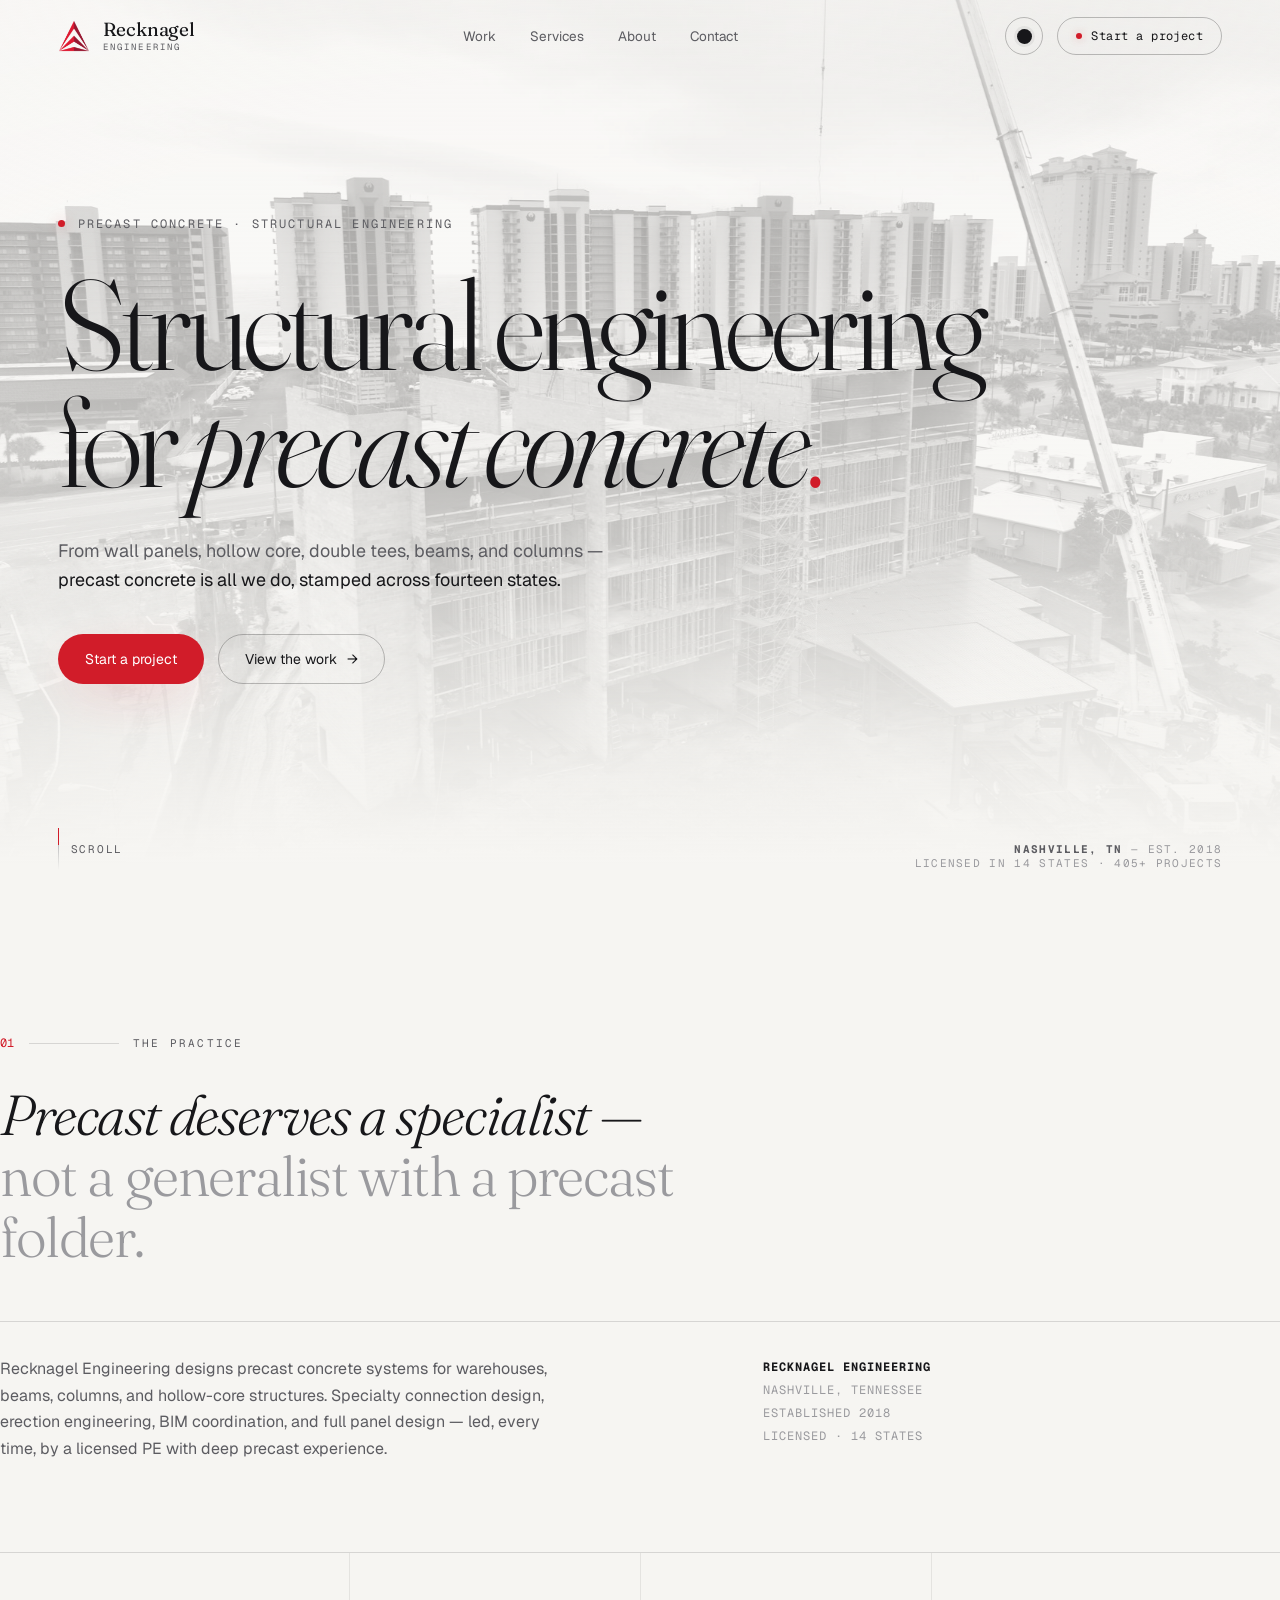
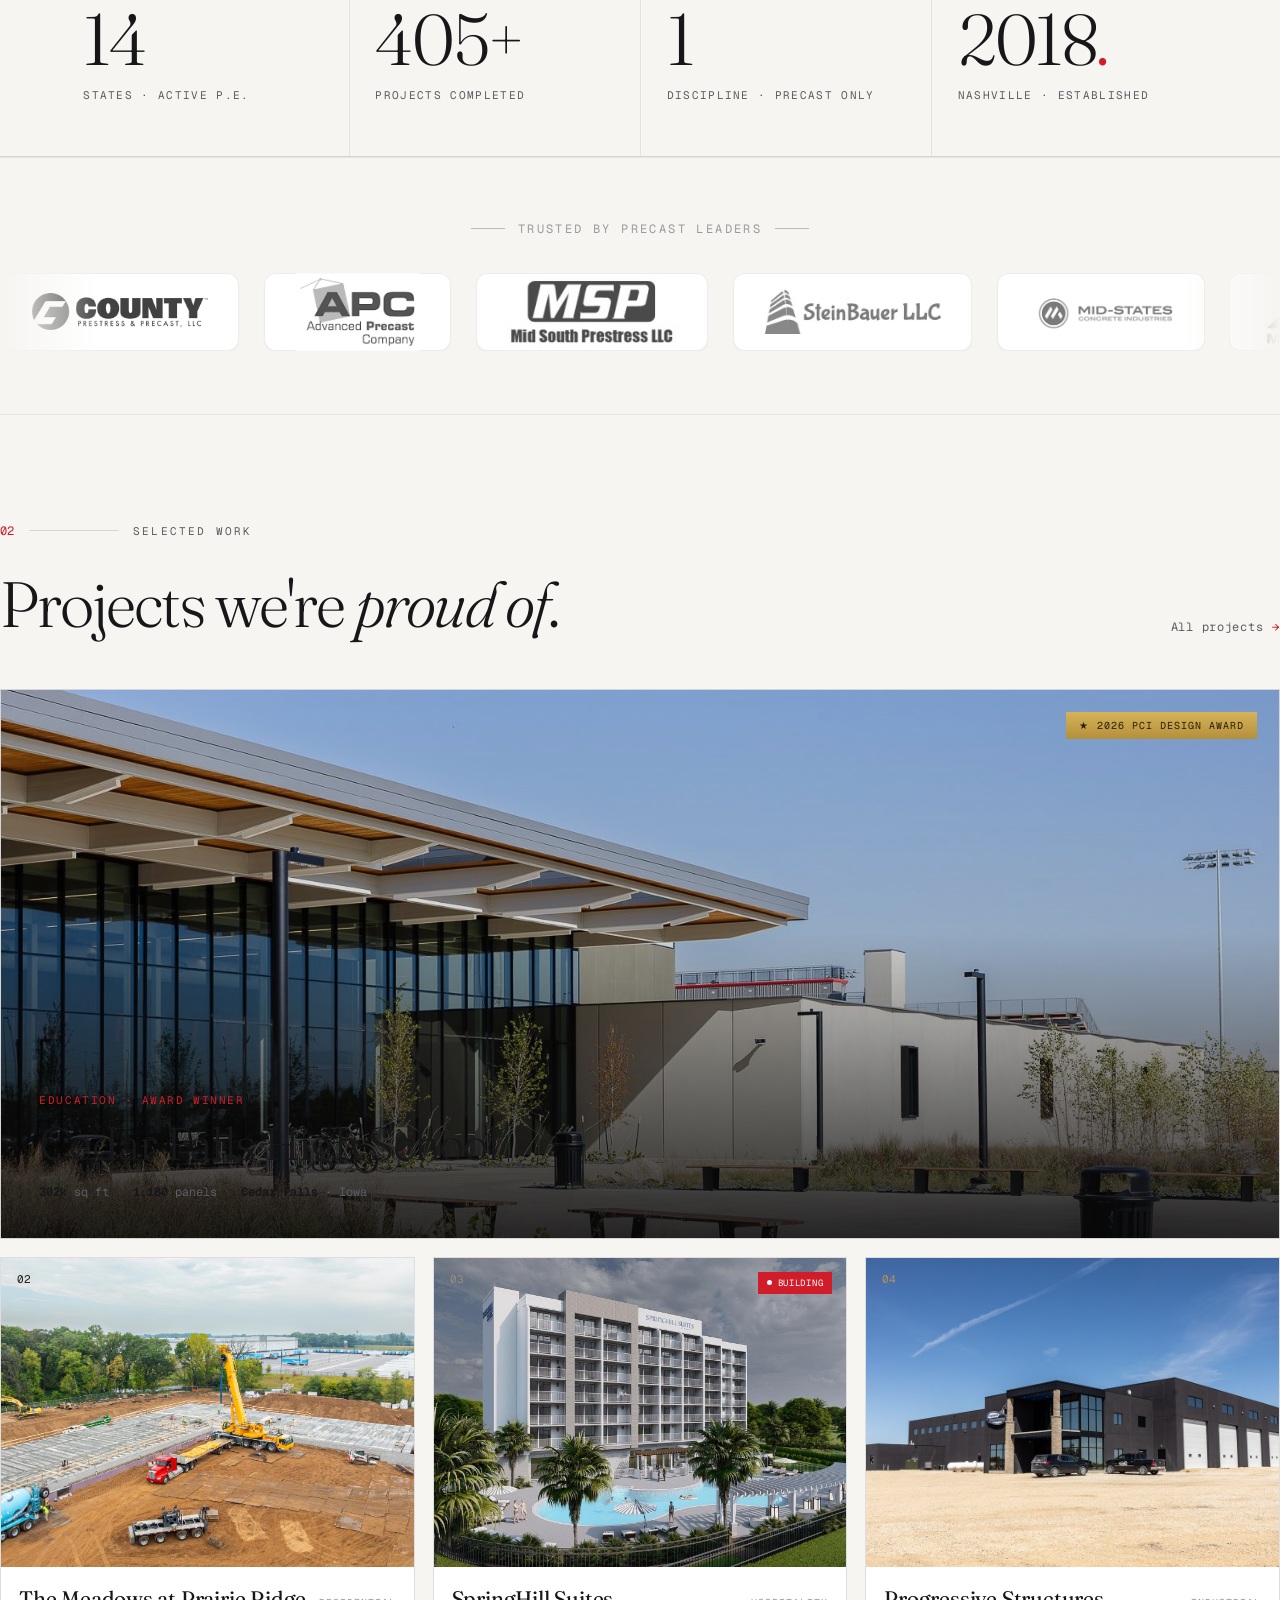
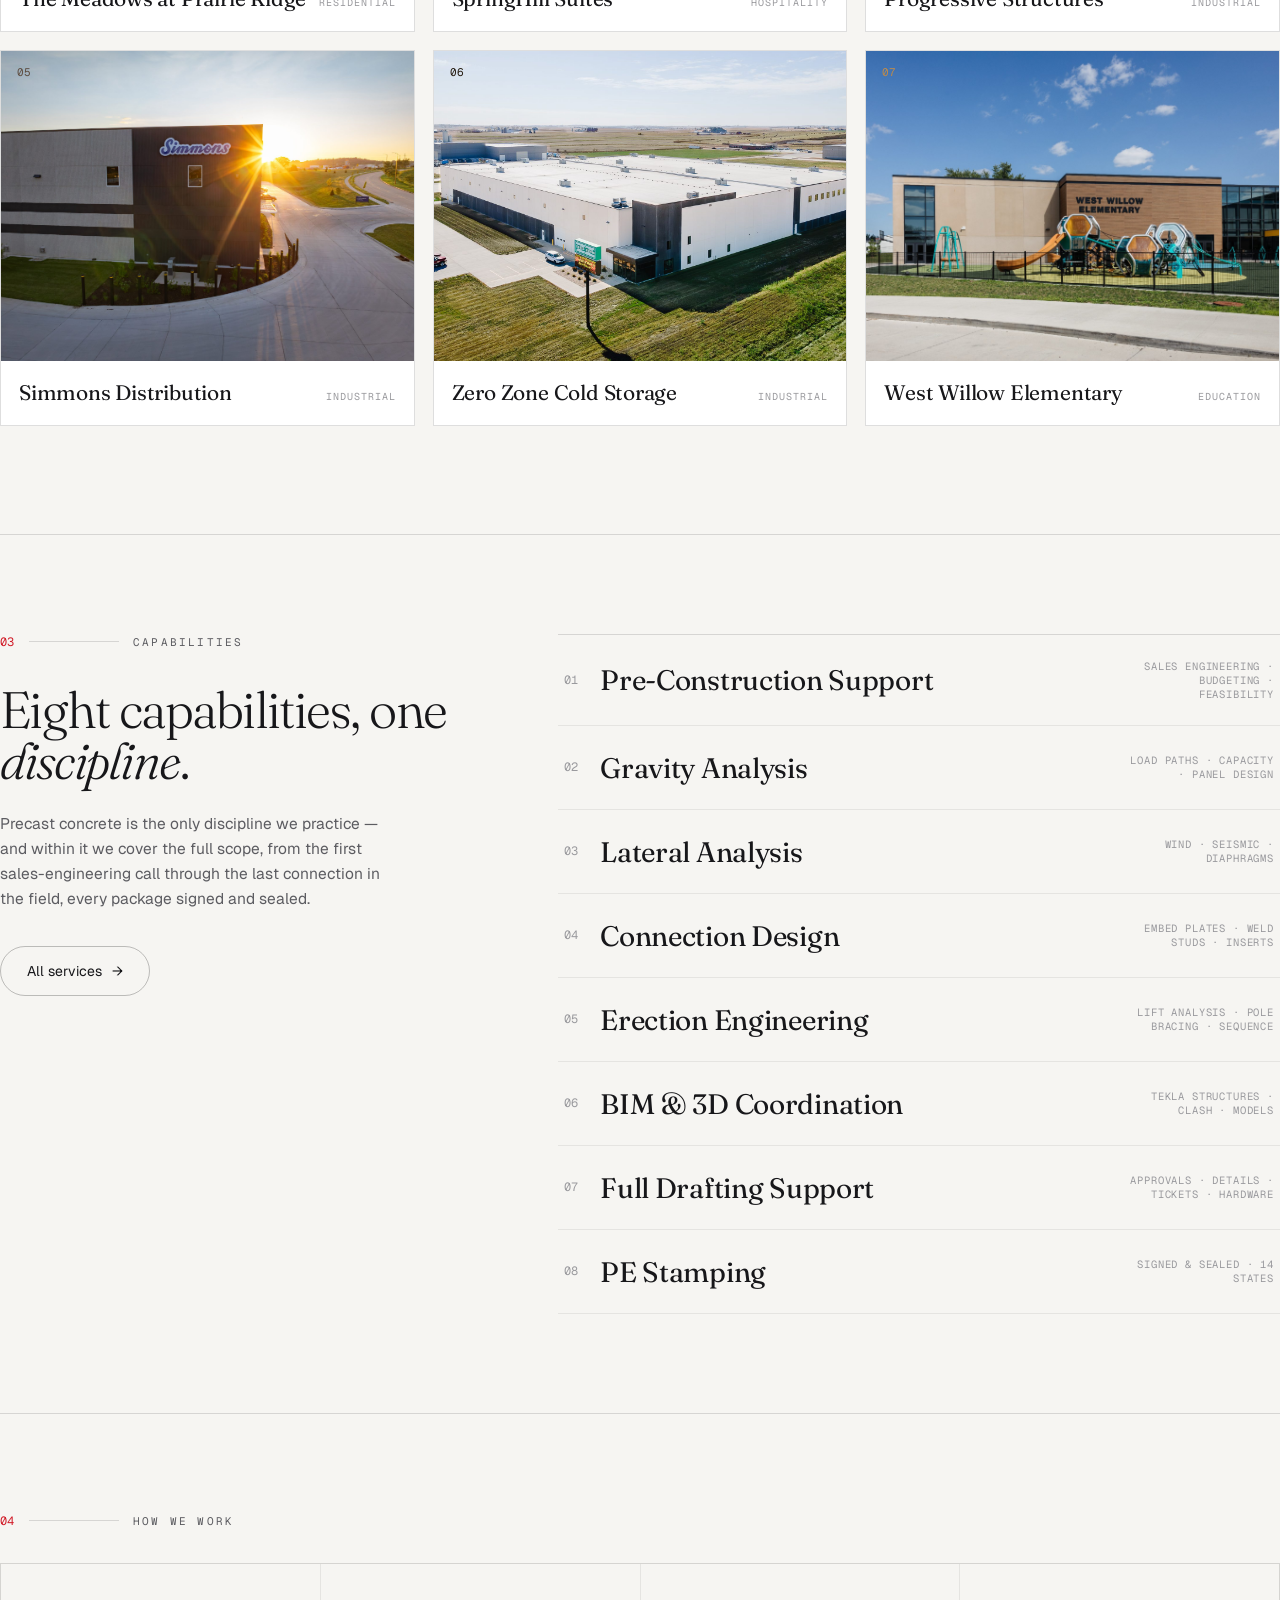
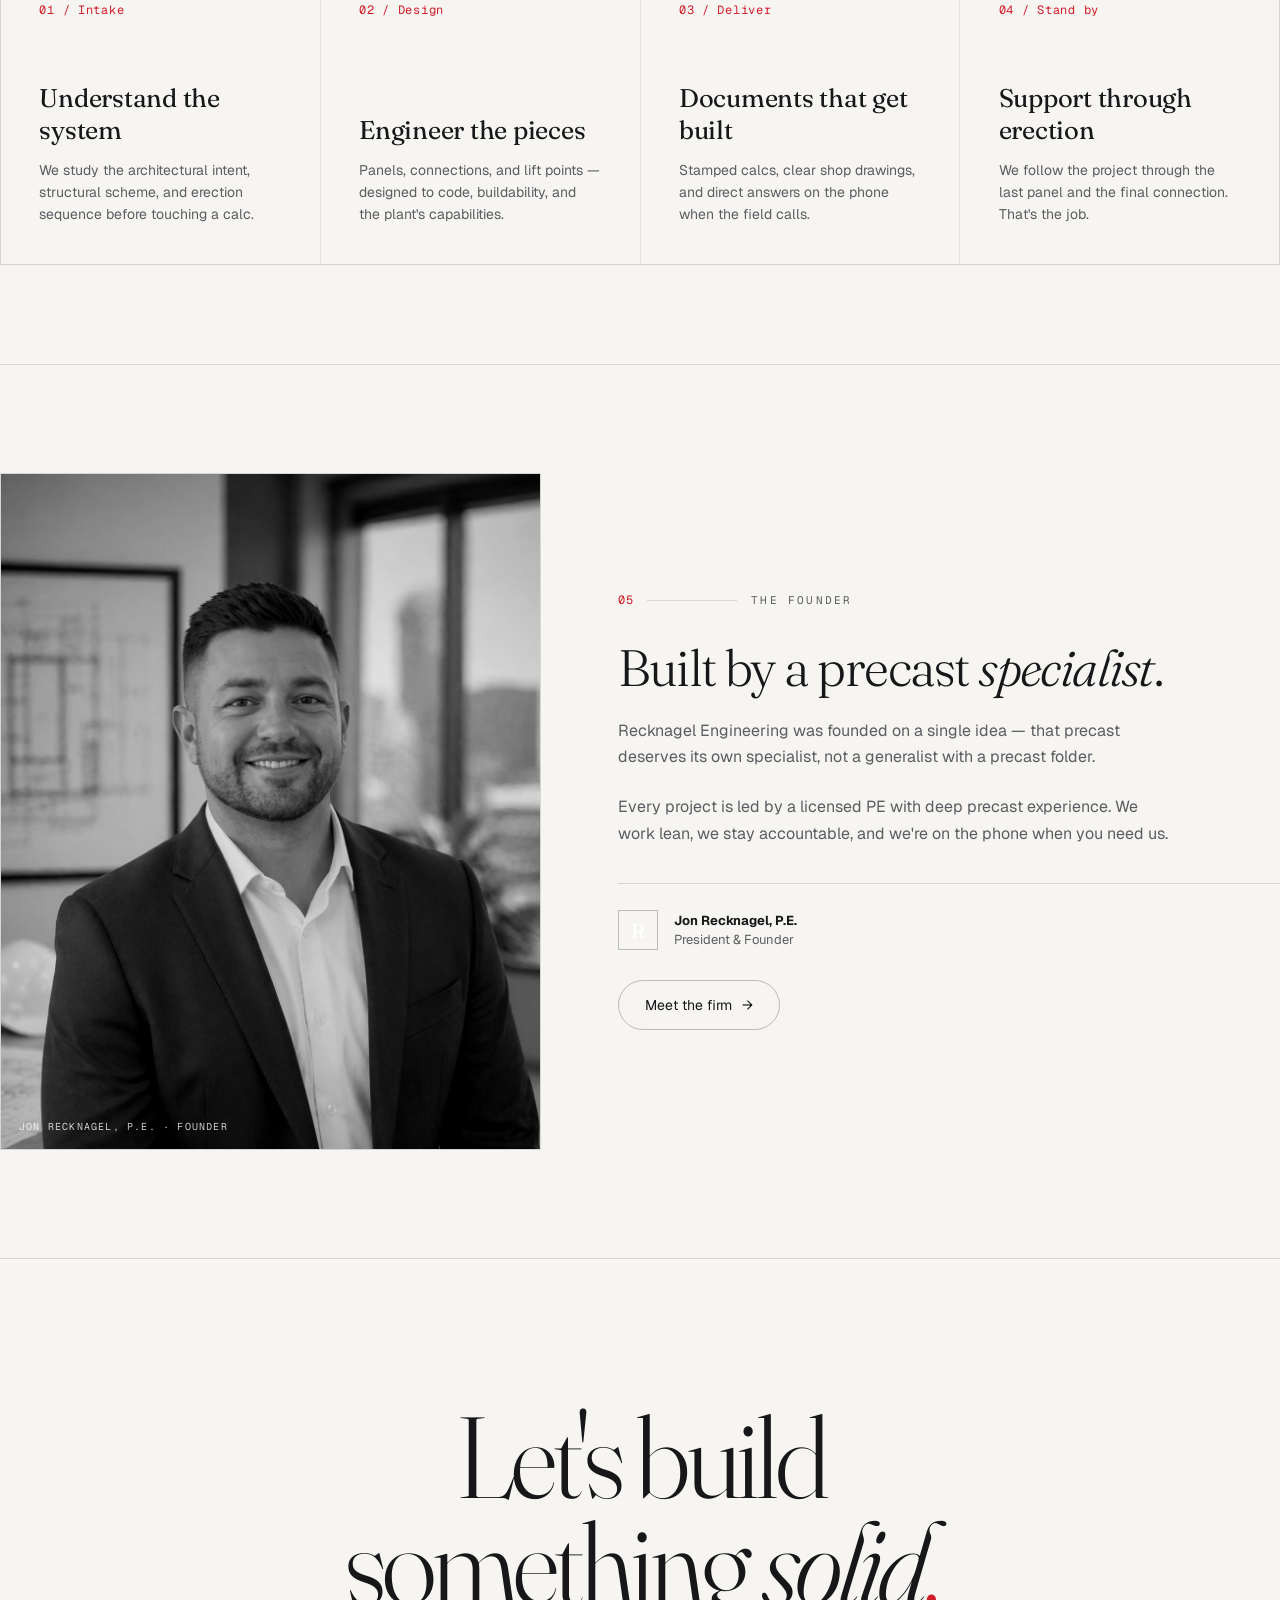
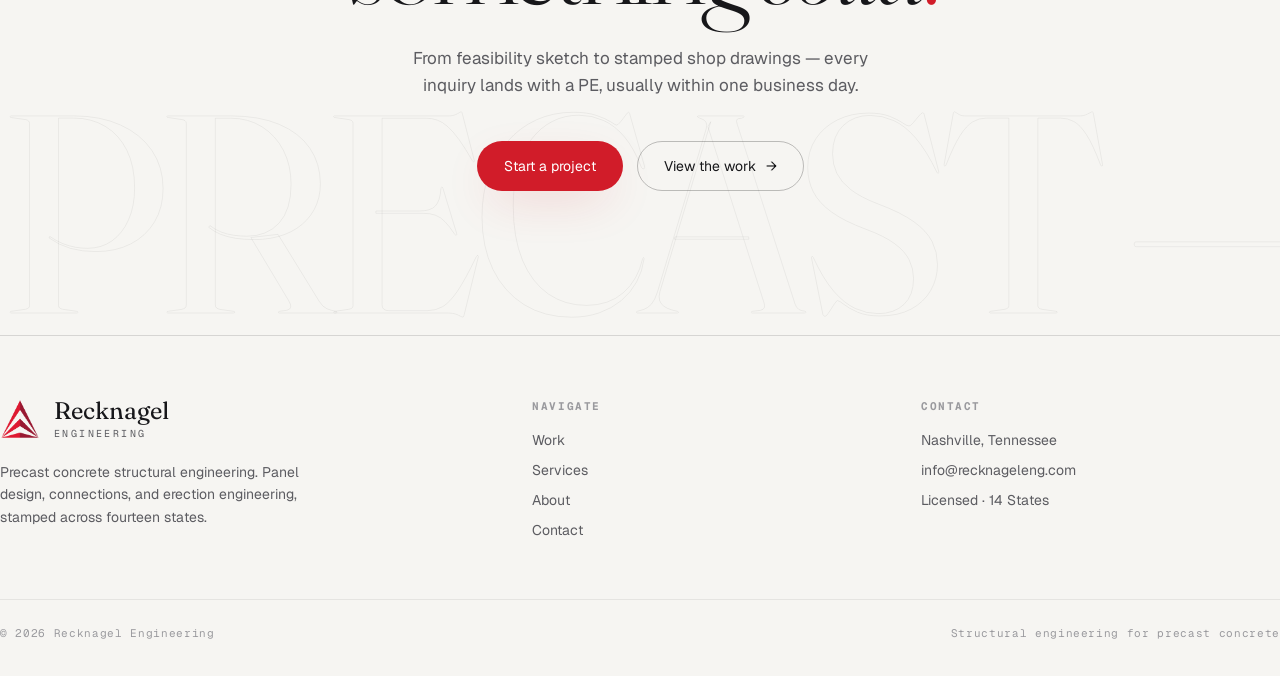
<file: index.html>
<!DOCTYPE html>
<html lang="en">
<head>
<meta charset="UTF-8">
<meta name="viewport" content="width=device-width, initial-scale=1.0">
<script>try{var t=localStorage.getItem('re-theme');if(t==='light'||(!t&&window.matchMedia&&matchMedia('(prefers-color-scheme: light)').matches))document.documentElement.setAttribute('data-theme','light');}catch(e){}</script>
<title>Recknagel Engineering — Structural engineering for precast concrete.</title>
<link rel="preconnect" href="https://fonts.googleapis.com">
<link rel="preconnect" href="https://fonts.gstatic.com" crossorigin>
<link href="https://fonts.googleapis.com/css2?family=Fraunces:ital,opsz,wght@0,9..144,300..600;1,9..144,300..500&family=Geist:wght@300..600&family=Geist+Mono:wght@400;500&display=swap" rel="stylesheet">
<link rel="stylesheet" href="styles/bw.css">
<style>
/* ===== HOME-SPECIFIC ===== */
.hero{position:relative;height:100vh;min-height:640px;overflow:hidden;}
.hero-bg{position:absolute;inset:0;z-index:1;}
.hero-bg .ly{position:absolute;inset:0;opacity:0;transition:opacity 1.8s ease;}
.hero-bg .ly.on{opacity:1;}
.hero-bg .ph{width:100%;height:100%;background-size:cover;background-position:center;filter:grayscale(1) contrast(1.12) brightness(.6);transform:scale(1.08);}
.hero-bg .ly.on .ph{animation:ken 9s linear forwards;}
@keyframes ken{from{transform:scale(1.08)}to{transform:scale(1.18)}}
.hero-scrim{position:absolute;inset:0;z-index:2;background:linear-gradient(180deg,rgba(10,10,11,.72),rgba(10,10,11,.32) 30%,rgba(10,10,11,.4) 64%,rgba(10,10,11,.95)),radial-gradient(120% 80% at 50% 40%,transparent 40%,rgba(10,10,11,.7));}
.hero-seams{position:absolute;inset:0;z-index:3;pointer-events:none;background:repeating-linear-gradient(90deg,transparent 0 calc(100%/8 - 1px),rgba(0,0,0,.3) calc(100%/8 - 1px) calc(100%/8));mix-blend-mode:multiply;opacity:.4;}
/* ===== LIGHT-MODE HERO — faint photo on the page background, dark text ===== */
html[data-theme="light"] .hero{background:var(--bg);color:var(--fg);}
html[data-theme="light"] .hero-bg .ph{filter:grayscale(1) contrast(.95) brightness(1.18);opacity:.5;}
html[data-theme="light"] .hero-scrim{background:linear-gradient(180deg,rgba(246,245,242,.55),rgba(246,245,242,.35) 26%,rgba(246,245,242,.6) 62%,var(--bg) 96%),radial-gradient(120% 80% at 50% 38%,transparent 38%,rgba(246,245,242,.6));}
html[data-theme="light"] .hero-seams{background:repeating-linear-gradient(90deg,transparent 0 calc(100%/8 - 1px),rgba(0,0,0,.16) calc(100%/8 - 1px) calc(100%/8));opacity:.5;}
.hero-in{position:relative;z-index:5;height:100%;display:flex;flex-direction:column;justify-content:center;}
.hero-eye{display:flex;align-items:center;gap:13px;margin-bottom:34px;}
.hero-eye .d{width:7px;height:7px;border-radius:50%;background:var(--accent);box-shadow:0 0 14px var(--accent-glow);}
.hero-eye span{font-family:var(--font-mono);font-size:12px;letter-spacing:0.18em;text-transform:uppercase;color:var(--fg-dim);}
.hero h1{font-family:var(--font-display);font-weight:300;font-size:clamp(50px,10vw,164px);line-height:0.92;letter-spacing:-0.04em;}
.hero h1 em{font-style:italic;font-weight:300;}
.hero h1 .dot{color:var(--accent);}
.hero-sub{margin-top:36px;max-width:50ch;font-size:clamp(15px,1.4vw,19px);line-height:1.6;color:var(--fg-dim);}
.hero-sub b{color:var(--fg);font-weight:400;}
.hero-cta{margin-top:40px;display:flex;gap:14px;flex-wrap:wrap;}
.hero-foot{position:absolute;bottom:30px;left:0;right:0;z-index:5;}
.hero-foot-in{max-width:var(--max);margin:0 auto;padding:0 var(--gutter);display:flex;justify-content:space-between;align-items:flex-end;}
.hero-scroll{display:flex;align-items:center;gap:12px;font-family:var(--font-mono);font-size:11px;letter-spacing:0.16em;text-transform:uppercase;color:var(--fg-dim);}
.hero-scroll .bar{width:1px;height:42px;background:linear-gradient(var(--fg-faint),transparent);position:relative;overflow:hidden;}
.hero-scroll .bar::after{content:"";position:absolute;top:0;left:0;width:100%;height:40%;background:var(--accent);animation:scrolldn 2.2s var(--ease) infinite;}
@keyframes scrolldn{0%{transform:translateY(-100%)}60%,100%{transform:translateY(280%)}}
.hero-ticker{font-family:var(--font-mono);font-size:11px;letter-spacing:0.12em;text-transform:uppercase;color:var(--fg-faint);text-align:right;}
.hero-ticker b{color:var(--fg-dim);}

/* ===== TRUSTED BY — continuous logo marquee ===== */
.trust{padding:clamp(46px,7vh,80px) 0;border-top:1px solid var(--line-soft);border-bottom:1px solid var(--line-soft);}
.trust-lab{display:flex;align-items:center;justify-content:center;gap:13px;margin-bottom:clamp(30px,4vh,48px);}
.trust-lab .ln{width:34px;height:1px;background:var(--line-strong);}
.trust-lab span.tx{font-family:var(--font-mono);font-size:12px;letter-spacing:0.2em;text-transform:uppercase;color:var(--fg-faint);}
.trust-marq{position:relative;overflow:hidden;-webkit-mask-image:linear-gradient(90deg,transparent,#000 8%,#000 92%,transparent);mask-image:linear-gradient(90deg,transparent,#000 8%,#000 92%,transparent);}
.trust-track{display:flex;width:max-content;animation:trustscroll 52s linear infinite;}
.trust:hover .trust-track{animation-play-state:paused;}
.trust-tile{flex:none;height:78px;margin-right:clamp(16px,1.9vw,30px);display:flex;align-items:center;justify-content:center;padding:0 clamp(22px,2.4vw,34px);background:#fff;border:1px solid rgba(0,0,0,.07);border-radius:12px;box-shadow:0 1px 2px rgba(0,0,0,.04);}
.trust-tile img{max-height:48px;max-width:176px;width:auto;object-fit:contain;display:block;filter:grayscale(1);opacity:.74;transition:filter .4s var(--ease),opacity .4s var(--ease);}
.trust-tile img.lg{max-height:66px;max-width:150px;}
.trust-tile img.s-apc{max-height:78px;max-width:158px;}
.trust-tile img.s-msp{max-height:72px;}
.trust-tile img.s-redondo{max-height:74px;}
.trust-tile img.s-warrior{max-height:78px;max-width:130px;}
.trust-tile:hover img{filter:grayscale(0);opacity:1;}
@keyframes trustscroll{from{transform:translateX(0)}to{transform:translateX(-50%)}}
@media(prefers-reduced-motion:reduce){.trust-track{animation:none;}}

.statement{padding:clamp(90px,15vh,200px) 0 clamp(70px,10vh,140px);}
.statement .big{font-family:var(--font-display);font-weight:300;font-size:clamp(28px,4.4vw,68px);line-height:1.08;letter-spacing:-0.025em;max-width:20ch;}
.statement .big em{font-style:italic;}
.statement .big .mut{color:var(--fg-faint);}
.statement .meta{margin-top:54px;display:grid;grid-template-columns:1.4fr 1fr;gap:40px;border-top:1px solid var(--line);padding-top:34px;}
.statement .meta p{font-size:16px;line-height:1.65;color:var(--fg-dim);max-width:52ch;}
.statement .meta .side{font-family:var(--font-mono);font-size:12px;line-height:1.9;color:var(--fg-faint);text-transform:uppercase;letter-spacing:0.08em;}
.statement .meta .side b{color:var(--fg);}
@media(max-width:760px){.statement .meta{grid-template-columns:1fr;}}

.work{padding:clamp(80px,12vh,150px) 0;}
.work-head{display:flex;justify-content:space-between;align-items:flex-end;margin-bottom:54px;}
.work-head h2{font-family:var(--font-display);font-weight:300;font-size:clamp(34px,5vw,76px);line-height:0.98;letter-spacing:-0.03em;}
.work-head h2 em{font-style:italic;}
.work-head .vall{font-family:var(--font-mono);font-size:12px;letter-spacing:0.06em;color:var(--fg-dim);display:inline-flex;gap:9px;align-items:center;white-space:nowrap;transition:color .25s;}
.work-head .vall:hover{color:var(--fg);}
.work-head .vall .ar{color:var(--accent);}
.feat{position:relative;display:block;overflow:hidden;border:1px solid var(--line);margin-bottom:18px;}
.feat .img{aspect-ratio:21/9;overflow:hidden;background:#111;}
.feat .img .ph{width:100%;height:100%;background-size:cover;background-position:center;transform:scale(1.02);transition:transform 1.4s var(--ease);}
.feat:hover .img .ph{transform:scale(1.07);}
.feat .ov{position:absolute;inset:0;display:flex;flex-direction:column;justify-content:flex-end;padding:clamp(24px,3vw,46px);background:linear-gradient(0deg,rgba(8,8,9,.86),rgba(8,8,9,.1) 56%,transparent);}
.feat .award{position:absolute;top:22px;right:22px;display:inline-flex;align-items:center;gap:8px;font-family:var(--font-mono);font-size:10px;letter-spacing:0.1em;text-transform:uppercase;color:#2A2008;background:linear-gradient(180deg,#D8B45A,#B8923C);padding:7px 13px;}
.feat .fr-tag{font-family:var(--font-mono);font-size:11px;letter-spacing:0.14em;text-transform:uppercase;color:var(--accent);margin-bottom:14px;}
.feat .fr-title{font-family:var(--font-display);font-weight:300;font-size:clamp(28px,3.6vw,54px);line-height:1;letter-spacing:-0.02em;}
.feat .fr-meta{margin-top:16px;display:flex;gap:24px;font-family:var(--font-mono);font-size:12px;color:var(--fg-dim);flex-wrap:wrap;}
.feat .fr-meta b{color:var(--fg);}

.caps{padding:clamp(70px,11vh,140px) 0;border-top:1px solid var(--line);}
.caps-grid{display:grid;grid-template-columns:0.8fr 1.2fr;gap:clamp(30px,6vw,90px);}
.caps-grid .lead h2{font-family:var(--font-display);font-weight:300;font-size:clamp(30px,4vw,58px);line-height:1;letter-spacing:-0.03em;}
.caps-grid .lead h2 em{font-style:italic;}
.caps-grid .lead p{margin-top:26px;max-width:40ch;font-size:15.5px;line-height:1.6;color:var(--fg-dim);}
.caplist{border-top:1px solid var(--line);}
.caprow{display:grid;grid-template-columns:auto 1fr auto;gap:22px;align-items:center;padding:24px 6px;border-bottom:1px solid var(--line-soft);cursor:pointer;position:relative;transition:padding-left .35s var(--ease);}
.caprow::before{content:"";position:absolute;left:0;top:0;bottom:0;width:2px;background:var(--accent);transform:scaleY(0);transform-origin:top;transition:transform .35s var(--ease);}
.caprow:hover{padding-left:20px;}
.caprow:hover::before{transform:scaleY(1);}
.caprow .cn{font-family:var(--font-mono);font-size:12px;color:var(--fg-faint);transition:color .3s;}
.caprow:hover .cn{color:var(--accent);}
.caprow .cnm{font-family:var(--font-display);font-size:clamp(20px,2.2vw,30px);letter-spacing:-0.01em;}
.caprow .ct{font-family:var(--font-mono);font-size:10.5px;letter-spacing:0.08em;text-transform:uppercase;color:var(--fg-faint);text-align:right;max-width:24ch;}
@media(max-width:760px){.caps-grid{grid-template-columns:1fr;}.caprow .ct{display:none;}}

.proc{padding:clamp(70px,11vh,140px) 0;border-top:1px solid var(--line);}
.proc-grid{display:grid;grid-template-columns:repeat(4,1fr);gap:1px;background:var(--line-soft);border:1px solid var(--line-soft);}
.pstep{background:var(--bg);padding:clamp(28px,3vw,44px);min-height:300px;display:flex;flex-direction:column;transition:background .4s;}
.pstep:hover{background:var(--bg-2);}
.pstep .pn{font-family:var(--font-mono);font-size:12px;color:var(--accent);letter-spacing:0.06em;}
.pstep .pt{font-family:var(--font-display);font-size:clamp(20px,2vw,28px);letter-spacing:-0.01em;margin-top:auto;margin-bottom:14px;}
.pstep .pd{font-size:14px;line-height:1.55;color:var(--fg-dim);}
@media(max-width:760px){.proc-grid{grid-template-columns:1fr 1fr;}.pstep{min-height:220px;}}

.about{padding:clamp(80px,12vh,150px) 0;border-top:1px solid var(--line);}
.about-grid{display:grid;grid-template-columns:0.9fr 1.1fr;gap:clamp(34px,6vw,90px);align-items:center;}
.about-portrait{position:relative;aspect-ratio:4/5;overflow:hidden;border:1px solid var(--line);}
.about-portrait .ph{width:100%;height:100%;background-size:cover;background-position:center top;filter:grayscale(1) contrast(1.08) brightness(.9);transform:scale(1.02);transition:transform 1.6s var(--ease);}
.about-portrait:hover .ph{transform:scale(1.06);}
.about-portrait .cap{position:absolute;left:18px;bottom:16px;font-family:var(--font-mono);font-size:10px;letter-spacing:0.12em;text-transform:uppercase;color:rgba(255,255,255,.8);}
.about-content h2{font-family:var(--font-display);font-weight:300;font-size:clamp(30px,4vw,60px);line-height:1;letter-spacing:-0.03em;}
.about-content h2 em{font-style:italic;}
.about-content p{margin-top:24px;max-width:50ch;font-size:16px;line-height:1.65;color:var(--fg-dim);}
.about-sig{margin-top:36px;display:flex;align-items:center;gap:16px;border-top:1px solid var(--line);padding-top:26px;}
.about-sig .mk{width:40px;height:40px;display:flex;align-items:center;justify-content:center;font-family:var(--font-display);font-size:20px;color:#fff;border:1px solid var(--line-strong);}
.about-sig .who{font-size:13px;color:var(--fg-dim);line-height:1.5;}
.about-sig .who b{color:var(--fg);}

.cta{padding:clamp(90px,16vh,210px) 0;border-top:1px solid var(--line);position:relative;overflow:hidden;text-align:center;}
.cta h2{font-family:var(--font-display);font-weight:300;font-size:clamp(44px,9vw,150px);line-height:0.92;letter-spacing:-0.04em;}
.cta h2 em{font-style:italic;}
.cta h2 .dot{color:var(--accent);}
.cta p{margin:30px auto 0;max-width:46ch;font-size:17px;line-height:1.6;color:var(--fg-dim);}
.cta .ctabtns{margin-top:42px;display:flex;gap:14px;justify-content:center;flex-wrap:wrap;}
.cta-marquee{position:absolute;bottom:-2vh;left:0;right:0;z-index:-1;font-family:var(--font-display);font-size:clamp(120px,22vw,360px);line-height:1;letter-spacing:-0.04em;color:transparent;-webkit-text-stroke:1px var(--marquee-stroke);white-space:nowrap;display:flex;}
.cta-marquee span{animation:marq 40s linear infinite;}
@keyframes marq{to{transform:translateX(-50%);}}
</style>
</head>
<body>
<div class="prog" id="prog"></div>
<div class="veil"></div>

<!-- NAV -->
<nav class="nav" id="nav">
  <div class="nav-in">
    <a class="brand" href="index.html">
      <img src="assets/logo.png" alt="Recknagel Engineering"/>
      <span class="bt"><span class="nm">Recknagel</span><span class="sub">Engineering</span></span>
    </a>
    <div class="nav-lk">
      <a href="projects.html">Work</a>
      <a href="services.html">Services</a>
      <a href="about.html">About</a>
      <a href="contact.html">Contact</a>
    </div>
    <div class="nav-right">
      <button class="theme-tog" id="themeTog" aria-label="Toggle light or dark mode" title="Toggle theme"><span class="ti"></span></button>
      <a class="nav-cta" href="contact.html"><span class="d"></span>Start a project</a>
      <button class="nav-burger" aria-label="Menu"><span></span><span></span><span></span></button>
    </div>
  </div>
</nav>

<!-- HERO -->
<header class="hero" id="top">
  <div class="hero-bg" id="herobg" data-imgs="assets/projects/shs-construction-1.jpg,assets/projects/cedarfalls-aerial-campus.jpg,assets/projects/simmons-hero.jpg,assets/projects/zerozone-hero.jpg,assets/projects/progressive-hero.jpg"></div>
  <div class="hero-scrim"></div>
  <div class="hero-in wrap">
    <div class="rev in"><div class="hero-eye"><span class="d"></span><span>Precast Concrete · Structural Engineering</span></div></div>
    <h1 class="rev in d1">Structural engineering<br>for <em>precast concrete</em><span class="dot">.</span></h1>
    <p class="hero-sub rev in d2">From wall panels, hollow core, double tees, beams, and columns — <b>precast concrete is all we do, stamped across fourteen states.</b></p>
    <div class="hero-cta rev in d3">
      <a class="btn pri" href="contact.html">Start a project</a>
      <a class="btn gho" href="projects.html">View the work <span class="ar">→</span></a>
    </div>
  </div>
  <div class="hero-foot">
    <div class="hero-foot-in">
      <div class="hero-scroll"><div class="bar"></div><span>Scroll</span></div>
      <div class="hero-ticker"><b>Nashville, TN</b> — Est. 2018<br>Licensed in 14 States · 405+ Projects</div>
    </div>
  </div>
</header>

<!-- STATEMENT -->
<section class="statement wrap rev">
  <div class="slabel"><span class="num">01</span><span class="ln"></span><span class="tx">The practice</span></div>
  <h2 class="big"><em>Precast deserves a specialist</em> — <span class="mut">not a generalist with a precast folder.</span></h2>
  <div class="meta">
    <p>Recknagel Engineering designs precast concrete systems for warehouses, beams, columns, and hollow-core structures. Specialty connection design, erection engineering, BIM coordination, and full panel design — led, every time, by a licensed PE with deep precast experience.</p>
    <div class="side"><b>Recknagel Engineering</b><br>Nashville, Tennessee<br>Established 2018<br>Licensed · 14 States</div>
  </div>
</section>

<!-- STATS -->
<section class="stats">
  <div class="stats-in wrap">
    <div class="stat rev"><div class="n" data-count="14">14</div><div class="l">States · Active P.E.</div></div>
    <div class="stat rev d1"><div class="n" data-count="405" data-suffix="+">405+</div><div class="l">Projects Completed</div></div>
    <div class="stat rev d2"><div class="n" data-count="1">1</div><div class="l">Discipline · Precast Only</div></div>
    <div class="stat rev d3"><div class="n">2018<span class="u">.</span></div><div class="l">Nashville · Established</div></div>
  </div>
</section>

<!-- TRUSTED BY -->
<section class="trust rev">
  <div class="trust-lab"><span class="ln"></span><span class="tx">Trusted by precast leaders</span><span class="ln"></span></div>
  <div class="trust-marq">
    <div class="trust-track">
      <div class="trust-tile"><img src="assets/clients/county-prestress.png" alt="County Prestress & Precast"></div>
      <div class="trust-tile"><img class="s-apc" src="assets/clients/advanced-precast.png" alt="Advanced Precast Company"></div>
      <div class="trust-tile"><img class="s-msp" src="assets/clients/mid-south-prestress.png" alt="Mid-South Prestress"></div>
      <div class="trust-tile"><img src="assets/clients/steinbauer.png" alt="SteinBauer LLC"></div>
      <div class="trust-tile"><img src="assets/clients/mid-states-concrete.png" alt="Mid-States Concrete Industries"></div>
      <div class="trust-tile"><img class="s-redondo" src="assets/clients/redondo.png" alt="Redondo Manufacturing"></div>
      <div class="trust-tile"><img class="s-warrior" src="assets/clients/warrior-precast.png" alt="Warrior Precast"></div>
      <div class="trust-tile"><img class="lg" src="assets/clients/stonecast.png" alt="Stonecast"></div>
      <div class="trust-tile" aria-hidden="true"><img src="assets/clients/county-prestress.png" alt=""></div>
      <div class="trust-tile" aria-hidden="true"><img class="s-apc" src="assets/clients/advanced-precast.png" alt=""></div>
      <div class="trust-tile" aria-hidden="true"><img class="s-msp" src="assets/clients/mid-south-prestress.png" alt=""></div>
      <div class="trust-tile" aria-hidden="true"><img src="assets/clients/steinbauer.png" alt=""></div>
      <div class="trust-tile" aria-hidden="true"><img src="assets/clients/mid-states-concrete.png" alt=""></div>
      <div class="trust-tile" aria-hidden="true"><img class="s-redondo" src="assets/clients/redondo.png" alt=""></div>
      <div class="trust-tile" aria-hidden="true"><img class="s-warrior" src="assets/clients/warrior-precast.png" alt=""></div>
      <div class="trust-tile" aria-hidden="true"><img class="lg" src="assets/clients/stonecast.png" alt=""></div>
    </div>
  </div>
</section>

<!-- WORK (COLOR) -->
<section class="work wrap" id="work">
  <div class="work-head rev">
    <div>
      <div class="slabel"><span class="num">02</span><span class="ln"></span><span class="tx">Selected Work</span></div>
      <h2>Projects we're <em>proud of</em>.</h2>
    </div>
    <a class="vall" href="projects.html">All projects <span class="ar">→</span></a>
  </div>

  <a class="feat rev" href="projects.html">
    <div class="img"><div class="ph" style="background-image:url('assets/projects/cedarfalls-hero.jpg')"></div></div>
    <div class="award"><span>★</span>2026 PCI Design Award</div>
    <div class="ov">
      <div class="fr-tag">Education · Award Winner</div>
      <div class="fr-title">Cedar Falls High School</div>
      <div class="fr-meta"><span><b>302k</b> sq ft</span><span><b>1,180</b> panels</span><span><b>Cedar Falls</b> · Iowa</span></div>
    </div>
  </a>

  <div class="wgrid">
    <a class="wcard rev" href="projects.html"><span class="idx">02</span><div class="img"><div class="ph" style="background-image:url('assets/projects/meadows-hero.jpg')"></div></div><div class="meta"><span class="t">The Meadows at Prairie Ridge</span><span class="g">Residential</span></div></a>
    <a class="wcard rev d1" href="projects.html"><span class="idx">03</span><span class="stat-badge"><span class="pd"></span>Building</span><div class="img"><div class="ph" style="background-image:url('assets/projects/shs-rendering.jpg')"></div></div><div class="meta"><span class="t">SpringHill Suites</span><span class="g">Hospitality</span></div></a>
    <a class="wcard rev d2" href="projects.html"><span class="idx">04</span><div class="img"><div class="ph" style="background-image:url('assets/projects/progressive-hero.jpg')"></div></div><div class="meta"><span class="t">Progressive Structures</span><span class="g">Industrial</span></div></a>
    <a class="wcard rev" href="projects.html"><span class="idx">05</span><div class="img"><div class="ph" style="background-image:url('assets/projects/simmons-hero.jpg')"></div></div><div class="meta"><span class="t">Simmons Distribution</span><span class="g">Industrial</span></div></a>
    <a class="wcard rev d1" href="projects.html"><span class="idx">06</span><div class="img"><div class="ph" style="background-image:url('assets/projects/zerozone-hero.jpg')"></div></div><div class="meta"><span class="t">Zero Zone Cold Storage</span><span class="g">Industrial</span></div></a>
    <a class="wcard rev d2" href="projects.html"><span class="idx">07</span><div class="img"><div class="ph" style="background-image:url('assets/projects/coolidge-hero.jpg')"></div></div><div class="meta"><span class="t">West Willow Elementary</span><span class="g">Education</span></div></a>
  </div>
</section>

<!-- CAPABILITIES -->
<section class="caps wrap" id="caps">
  <div class="caps-grid">
    <div class="lead rev">
      <div class="slabel"><span class="num">03</span><span class="ln"></span><span class="tx">Capabilities</span></div>
      <h2>Eight capabilities, one <em>discipline</em>.</h2>
      <p>Precast concrete is the only discipline we practice — and within it we cover the full scope, from the first sales-engineering call through the last connection in the field, every package signed and sealed.</p>
      <div style="margin-top:34px;"><a class="btn gho" href="services.html">All services <span class="ar">→</span></a></div>
    </div>
    <div class="caplist rev d1">
      <a class="caprow" href="services.html"><span class="cn">01</span><span class="cnm">Pre-Construction Support</span><span class="ct">Sales Engineering · Budgeting · Feasibility</span></a>
      <a class="caprow" href="services.html"><span class="cn">02</span><span class="cnm">Gravity Analysis</span><span class="ct">Load Paths · Capacity · Panel Design</span></a>
      <a class="caprow" href="services.html"><span class="cn">03</span><span class="cnm">Lateral Analysis</span><span class="ct">Wind · Seismic · Diaphragms</span></a>
      <a class="caprow" href="services.html"><span class="cn">04</span><span class="cnm">Connection Design</span><span class="ct">Embed Plates · Weld Studs · Inserts</span></a>
      <a class="caprow" href="services.html"><span class="cn">05</span><span class="cnm">Erection Engineering</span><span class="ct">Lift Analysis · Pole Bracing · Sequence</span></a>
      <a class="caprow" href="services.html"><span class="cn">06</span><span class="cnm">BIM &amp; 3D Coordination</span><span class="ct">Tekla Structures · Clash · Models</span></a>
      <a class="caprow" href="services.html"><span class="cn">07</span><span class="cnm">Full Drafting Support</span><span class="ct">Approvals · Details · Tickets · Hardware</span></a>
      <a class="caprow" href="services.html"><span class="cn">08</span><span class="cnm">PE Stamping</span><span class="ct">Signed &amp; Sealed · 14 States</span></a>
    </div>
  </div>
</section>

<!-- PROCESS -->
<section class="proc wrap">
  <div class="slabel rev"><span class="num">04</span><span class="ln"></span><span class="tx">How we work</span></div>
  <div class="proc-grid rev d1">
    <div class="pstep"><div class="pn">01 / Intake</div><div class="pt">Understand the system</div><div class="pd">We study the architectural intent, structural scheme, and erection sequence before touching a calc.</div></div>
    <div class="pstep"><div class="pn">02 / Design</div><div class="pt">Engineer the pieces</div><div class="pd">Panels, connections, and lift points — designed to code, buildability, and the plant's capabilities.</div></div>
    <div class="pstep"><div class="pn">03 / Deliver</div><div class="pt">Documents that get built</div><div class="pd">Stamped calcs, clear shop drawings, and direct answers on the phone when the field calls.</div></div>
    <div class="pstep"><div class="pn">04 / Stand by</div><div class="pt">Support through erection</div><div class="pd">We follow the project through the last panel and the final connection. That's the job.</div></div>
  </div>
</section>

<!-- ABOUT -->
<section class="about wrap" id="about">
  <div class="about-grid">
    <div class="about-portrait rev"><div class="ph" style="background-image:url('assets/founder.png')"></div><div class="cap">Jon Recknagel, P.E. · Founder</div></div>
    <div class="about-content rev d1">
      <div class="slabel"><span class="num">05</span><span class="ln"></span><span class="tx">The founder</span></div>
      <h2>Built by a precast <em>specialist</em>.</h2>
      <p>Recknagel Engineering was founded on a single idea — that precast deserves its own specialist, not a generalist with a precast folder.</p>
      <p>Every project is led by a licensed PE with deep precast experience. We work lean, we stay accountable, and we're on the phone when you need us.</p>
      <div class="about-sig">
        <div class="mk">R</div>
        <div class="who"><b>Jon Recknagel, P.E.</b><br>President &amp; Founder</div>
      </div>
      <div style="margin-top:30px;"><a class="btn gho" href="about.html">Meet the firm <span class="ar">→</span></a></div>
    </div>
  </div>
</section>

<!-- CTA -->
<section class="cta" id="contact">
  <div class="cta-marquee"><span>PRECAST — ENGINEERED — PRECAST — ENGINEERED — </span></div>
  <div class="wrap rev">
    <h2>Let's build<br>something <em>solid</em><span class="dot">.</span></h2>
    <p>From feasibility sketch to stamped shop drawings — every inquiry lands with a PE, usually within one business day.</p>
    <div class="ctabtns">
      <a class="btn pri" href="contact.html">Start a project</a>
      <a class="btn gho" href="projects.html">View the work <span class="ar">→</span></a>
    </div>
  </div>
</section>

<!-- FOOTER -->
<footer class="foot wrap">
  <div class="foot-top">
    <div>
      <div class="brand-lg"><img src="assets/logo.png" alt=""/><span class="bt"><span class="nm">Recknagel</span><span class="sub">Engineering</span></span></div>
      <p>Precast concrete structural engineering. Panel design, connections, and erection engineering, stamped across fourteen states.</p>
    </div>
    <div class="fcol"><h4>Navigate</h4><a href="projects.html">Work</a><a href="services.html">Services</a><a href="about.html">About</a><a href="contact.html">Contact</a></div>
    <div class="fcol"><h4>Contact</h4><div>Nashville, Tennessee</div><a href="mailto:info@recknageleng.com">info@recknageleng.com</a><div>Licensed · 14 States</div></div>
  </div>
  <div class="foot-bot"><span>© 2026 Recknagel Engineering</span><span>Structural engineering for precast concrete</span></div>
</footer>

<script src="scripts/bw.js"></script>
</body>
</html>
</file>
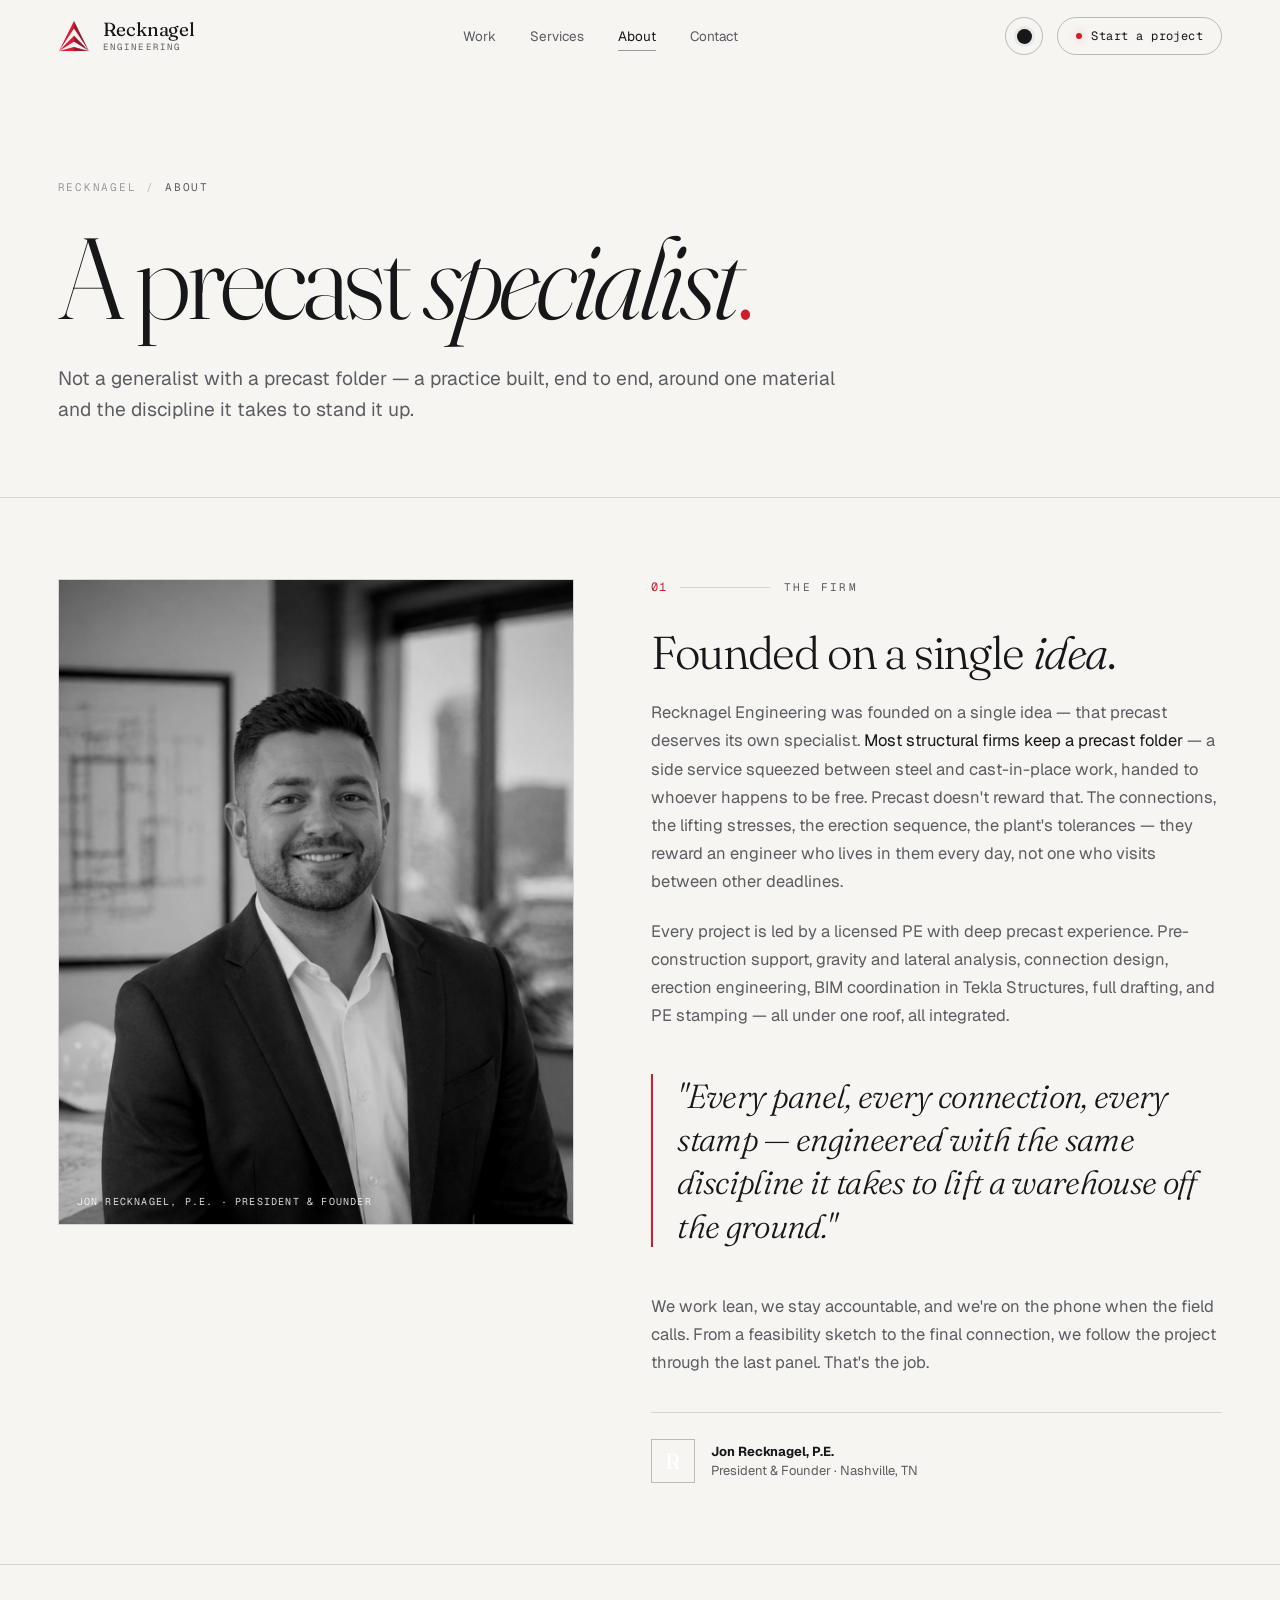
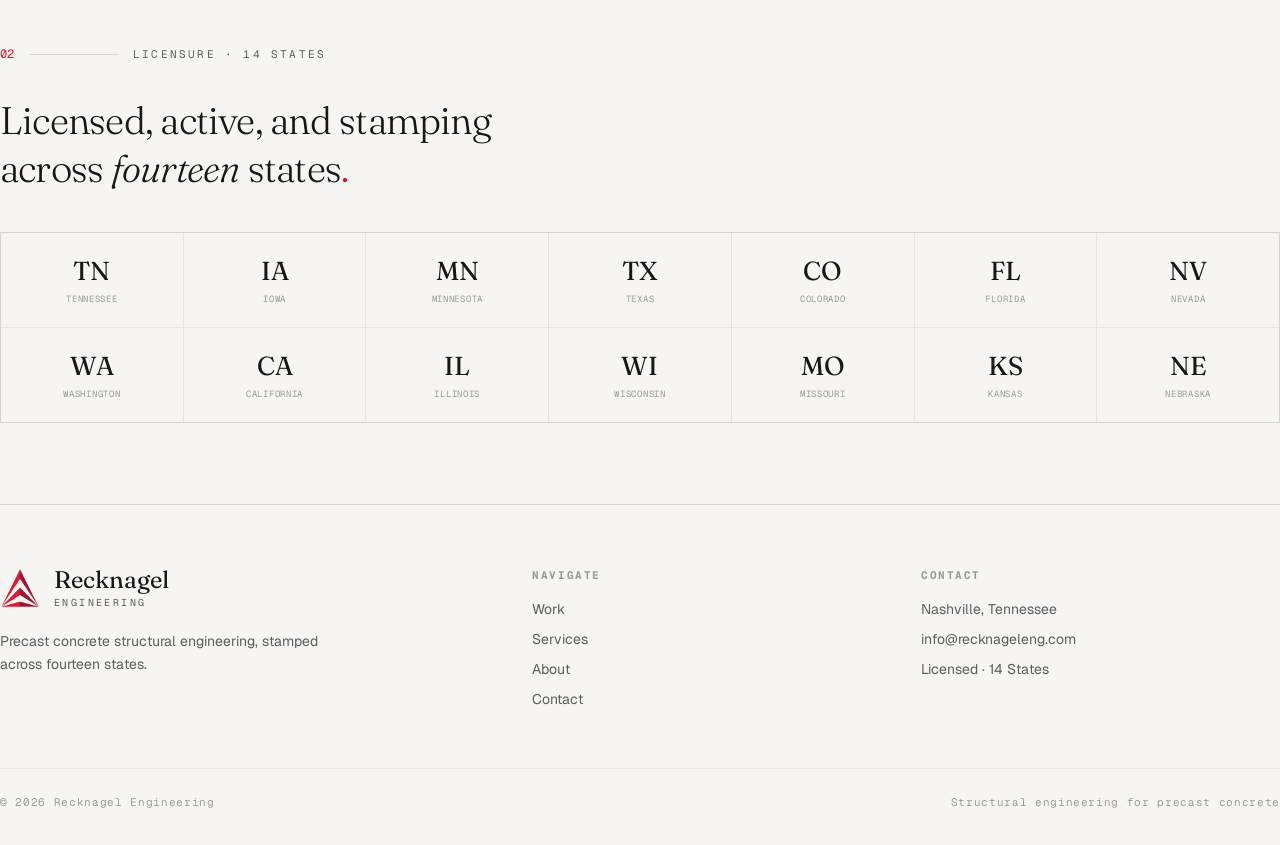
<file: about.html>
<!DOCTYPE html>
<html lang="en">
<head>
<meta charset="UTF-8">
<meta name="viewport" content="width=device-width, initial-scale=1.0">
<script>try{var t=localStorage.getItem('re-theme');if(t==='light'||(!t&&window.matchMedia&&matchMedia('(prefers-color-scheme: light)').matches))document.documentElement.setAttribute('data-theme','light');}catch(e){}</script>
<title>About — Recknagel Engineering</title>
<link rel="preconnect" href="https://fonts.googleapis.com">
<link rel="preconnect" href="https://fonts.gstatic.com" crossorigin>
<link href="https://fonts.googleapis.com/css2?family=Fraunces:ital,opsz,wght@0,9..144,300..600;1,9..144,300..500&family=Geist:wght@300..600&family=Geist+Mono:wght@400;500&display=swap" rel="stylesheet">
<link rel="stylesheet" href="styles/bw.css">
<style>
.ab-grid{display:grid;grid-template-columns:0.95fr 1.05fr;gap:clamp(34px,6vw,90px);align-items:start;padding:clamp(60px,9vh,110px) 0;}
.ab-portrait{position:relative;aspect-ratio:4/5;overflow:hidden;border:1px solid var(--line);position:sticky;top:100px;}
.ab-portrait .ph{width:100%;height:100%;background-size:cover;background-position:center top;filter:grayscale(1) contrast(1.08) brightness(.9);}
.ab-portrait .cap{position:absolute;left:18px;bottom:16px;font-family:var(--font-mono);font-size:10px;letter-spacing:0.12em;text-transform:uppercase;color:rgba(255,255,255,.85);}
.ab-body h2{font-family:var(--font-display);font-weight:300;font-size:clamp(28px,3.6vw,52px);line-height:1.02;letter-spacing:-0.03em;}
.ab-body h2 em{font-style:italic;}
.ab-body p{margin-top:22px;max-width:56ch;font-size:16.5px;line-height:1.7;color:var(--fg-dim);}
.ab-body p .em{color:var(--fg);}
.ab-quote{margin:clamp(30px,5vh,50px) 0;padding-left:24px;border-left:2px solid var(--accent);font-family:var(--font-display);font-weight:300;font-style:italic;font-size:clamp(22px,2.6vw,34px);line-height:1.3;letter-spacing:-0.02em;color:var(--fg);}
.ab-sig{margin-top:36px;display:flex;align-items:center;gap:16px;border-top:1px solid var(--line);padding-top:26px;}
.ab-sig .mk{width:44px;height:44px;display:flex;align-items:center;justify-content:center;font-family:var(--font-display);font-size:22px;color:#fff;border:1px solid var(--line-strong);}
.ab-sig .who{font-size:13px;color:var(--fg-dim);line-height:1.5;}.ab-sig .who b{color:var(--fg);}
.licenses{border-top:1px solid var(--line);padding:clamp(60px,9vh,120px) 0;}
.lic-grid{display:grid;grid-template-columns:repeat(7,1fr);gap:1px;background:var(--line-soft);border:1px solid var(--line-soft);margin-top:40px;}
.lic{background:var(--bg);padding:22px 16px;text-align:center;transition:background .3s;}
.lic:hover{background:var(--bg-2);}
.lic .ab{font-family:var(--font-display);font-size:26px;}
.lic .nm{font-family:var(--font-mono);font-size:9px;letter-spacing:0.08em;text-transform:uppercase;color:var(--fg-faint);margin-top:6px;}
@media(max-width:900px){.lic-grid{grid-template-columns:repeat(4,1fr);}}
@media(max-width:680px){.ab-grid{grid-template-columns:1fr;}.ab-portrait{position:relative;top:0;max-width:360px;}.lic-grid{grid-template-columns:repeat(3,1fr);}}
</style>
</head>
<body>
<div class="prog" id="prog"></div>
<div class="veil"></div>

<nav class="nav" id="nav">
  <div class="nav-in">
    <a class="brand" href="index.html"><img src="assets/logo.png" alt="Recknagel Engineering"/><span class="bt"><span class="nm">Recknagel</span><span class="sub">Engineering</span></span></a>
    <div class="nav-lk"><a href="projects.html">Work</a><a href="services.html">Services</a><a href="about.html" class="active">About</a><a href="contact.html">Contact</a></div>
    <div class="nav-right">
      <button class="theme-tog" id="themeTog" aria-label="Toggle light or dark mode" title="Toggle theme"><span class="ti"></span></button>
      <a class="nav-cta" href="contact.html"><span class="d"></span>Start a project</a>
      <button class="nav-burger" aria-label="Menu"><span></span><span></span><span></span></button>
    </div>
  </div>
</nav>

<section class="phead">
  <div class="wrap">
    <div class="crumb"><span>Recknagel</span><span class="sep">/</span><span class="here">About</span></div>
    <h1 class="rev in">A precast <em>specialist</em><span class="dot">.</span></h1>
    <p class="lede rev in d1">Not a generalist with a precast folder — a practice built, end to end, around one material and the discipline it takes to stand it up.</p>
  </div>
</section>

<section class="wrap">
  <div class="ab-grid">
    <div class="ab-portrait rev in"><div class="ph" style="background-image:url('assets/founder.png')"></div><div class="cap">Jon Recknagel, P.E. · President &amp; Founder</div></div>
    <div class="ab-body rev in d1">
      <div class="slabel"><span class="num">01</span><span class="ln"></span><span class="tx">The firm</span></div>
      <h2>Founded on a single <em>idea</em>.</h2>
      <p>Recknagel Engineering was founded on a single idea — that precast deserves its own specialist. <span class="em">Most structural firms keep a precast folder</span> — a side service squeezed between steel and cast-in-place work, handed to whoever happens to be free. Precast doesn't reward that. The connections, the lifting stresses, the erection sequence, the plant's tolerances — they reward an engineer who lives in them every day, not one who visits between other deadlines.</p>
      <p>Every project is led by a licensed PE with deep precast experience. Pre-construction support, gravity and lateral analysis, connection design, erection engineering, BIM coordination in Tekla Structures, full drafting, and PE stamping — all under one roof, all integrated.</p>
      <div class="ab-quote">"Every panel, every connection, every stamp — engineered with the same discipline it takes to lift a warehouse off the ground."</div>
      <p>We work lean, we stay accountable, and we're on the phone when the field calls. From a feasibility sketch to the final connection, we follow the project through the last panel. That's the job.</p>
      <div class="ab-sig"><div class="mk">R</div><div class="who"><b>Jon Recknagel, P.E.</b><br>President &amp; Founder · Nashville, TN</div></div>
    </div>
  </div>
</section>

<section class="licenses wrap">
  <div class="slabel rev in"><span class="num">02</span><span class="ln"></span><span class="tx">Licensure · 14 States</span></div>
  <div class="rev in d1" style="font-family:var(--font-display);font-weight:300;font-size:clamp(24px,3vw,40px);letter-spacing:-0.02em;max-width:22ch;">Licensed, active, and stamping across <em style="font-style:italic;">fourteen</em> states<span class="accent">.</span></div>
  <div class="lic-grid rev in d2">
    <div class="lic"><div class="ab">TN</div><div class="nm">Tennessee</div></div>
    <div class="lic"><div class="ab">IA</div><div class="nm">Iowa</div></div>
    <div class="lic"><div class="ab">MN</div><div class="nm">Minnesota</div></div>
    <div class="lic"><div class="ab">TX</div><div class="nm">Texas</div></div>
    <div class="lic"><div class="ab">CO</div><div class="nm">Colorado</div></div>
    <div class="lic"><div class="ab">FL</div><div class="nm">Florida</div></div>
    <div class="lic"><div class="ab">NV</div><div class="nm">Nevada</div></div>
    <div class="lic"><div class="ab">WA</div><div class="nm">Washington</div></div>
    <div class="lic"><div class="ab">CA</div><div class="nm">California</div></div>
    <div class="lic"><div class="ab">IL</div><div class="nm">Illinois</div></div>
    <div class="lic"><div class="ab">WI</div><div class="nm">Wisconsin</div></div>
    <div class="lic"><div class="ab">MO</div><div class="nm">Missouri</div></div>
    <div class="lic"><div class="ab">KS</div><div class="nm">Kansas</div></div>
    <div class="lic"><div class="ab">NE</div><div class="nm">Nebraska</div></div>
  </div>
</section>

<footer class="foot wrap">
  <div class="foot-top">
    <div><div class="brand-lg"><img src="assets/logo.png" alt=""/><span class="bt"><span class="nm">Recknagel</span><span class="sub">Engineering</span></span></div><p>Precast concrete structural engineering, stamped across fourteen states.</p></div>
    <div class="fcol"><h4>Navigate</h4><a href="projects.html">Work</a><a href="services.html">Services</a><a href="about.html">About</a><a href="contact.html">Contact</a></div>
    <div class="fcol"><h4>Contact</h4><div>Nashville, Tennessee</div><a href="mailto:info@recknageleng.com">info@recknageleng.com</a><div>Licensed · 14 States</div></div>
  </div>
  <div class="foot-bot"><span>© 2026 Recknagel Engineering</span><span>Structural engineering for precast concrete</span></div>
</footer>

<script src="scripts/bw.js"></script>
</body>
</html>
</file>
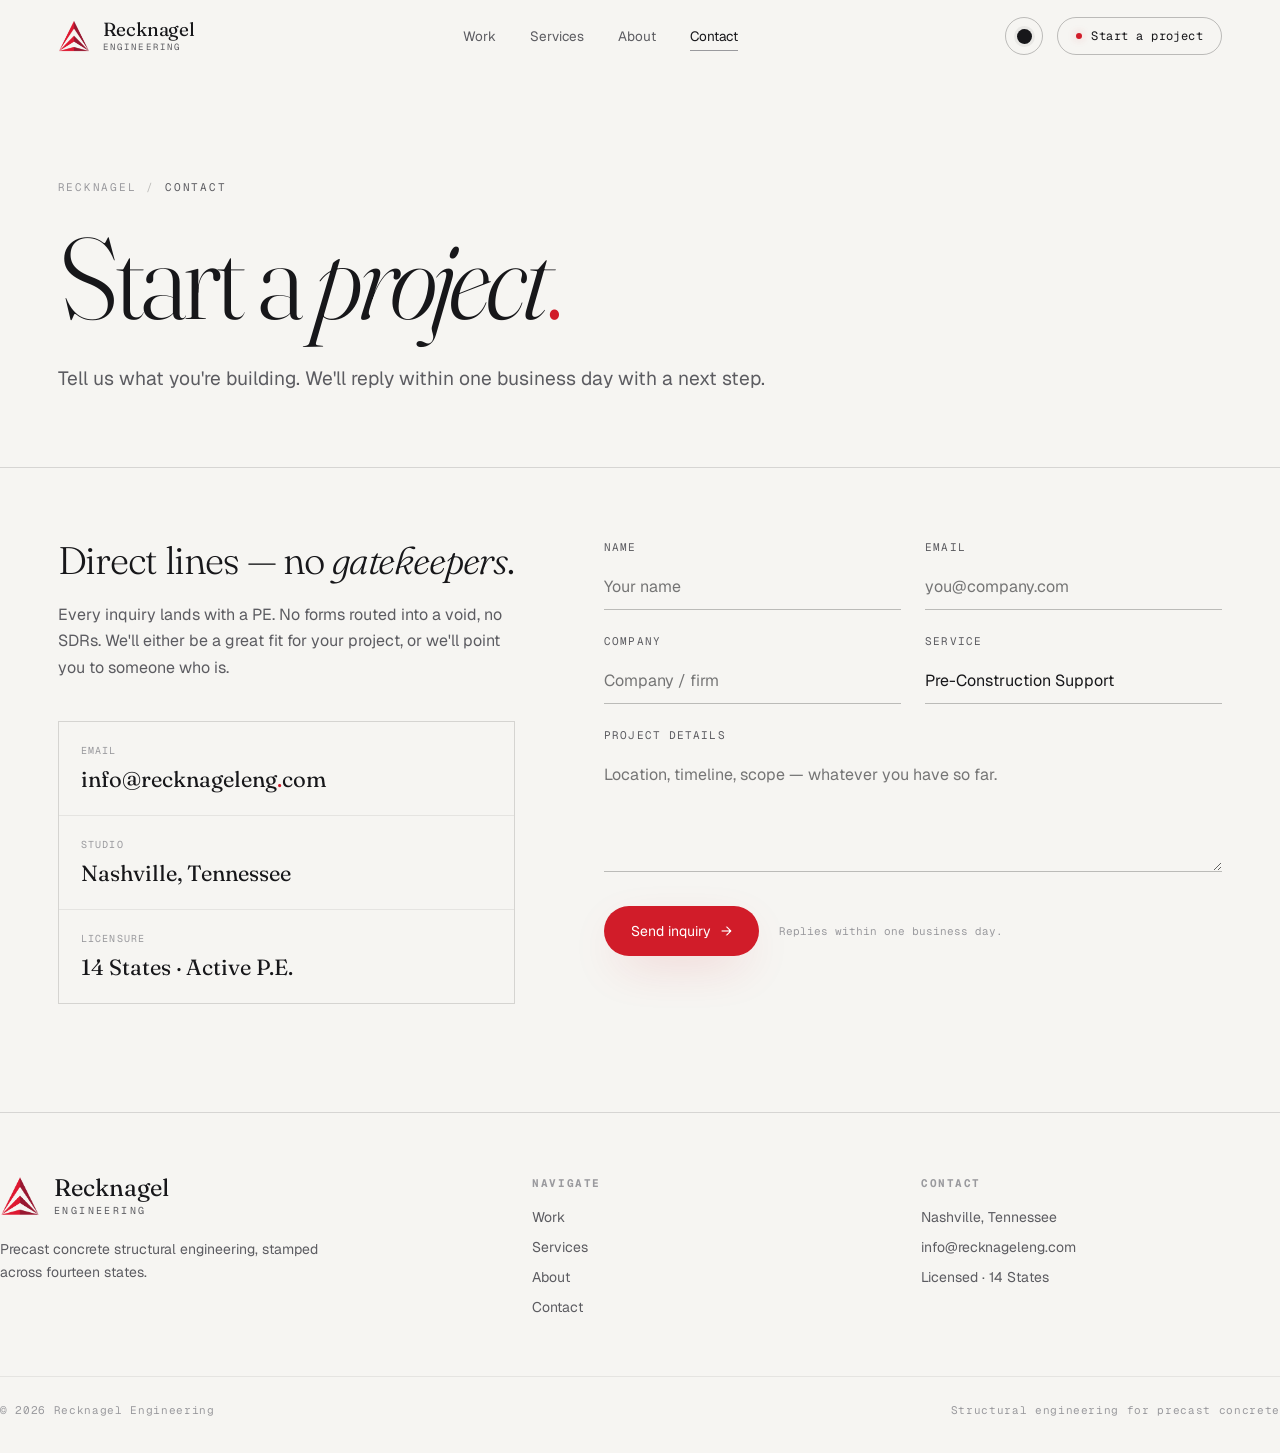
<file: contact.html>
<!DOCTYPE html>
<html lang="en">
<head>
<meta charset="UTF-8">
<meta name="viewport" content="width=device-width, initial-scale=1.0">
<script>try{var t=localStorage.getItem('re-theme');if(t==='light'||(!t&&window.matchMedia&&matchMedia('(prefers-color-scheme: light)').matches))document.documentElement.setAttribute('data-theme','light');}catch(e){}</script>
<title>Contact — Recknagel Engineering</title>
<link rel="preconnect" href="https://fonts.googleapis.com">
<link rel="preconnect" href="https://fonts.gstatic.com" crossorigin>
<link href="https://fonts.googleapis.com/css2?family=Fraunces:ital,opsz,wght@0,9..144,300..600;1,9..144,300..500&family=Geist:wght@300..600&family=Geist+Mono:wght@400;500&display=swap" rel="stylesheet">
<link rel="stylesheet" href="styles/bw.css">
<style>
.ct-grid{display:grid;grid-template-columns:0.85fr 1.15fr;gap:clamp(40px,7vw,110px);padding:clamp(50px,8vh,100px) 0 clamp(80px,12vh,150px);}
.ct-info h2{font-family:var(--font-display);font-weight:300;font-size:clamp(26px,3vw,42px);line-height:1.05;letter-spacing:-0.03em;}
.ct-info h2 em{font-style:italic;}
.ct-info p{margin-top:22px;max-width:42ch;font-size:16px;line-height:1.65;color:var(--fg-dim);}
.ct-channels{margin-top:40px;display:flex;flex-direction:column;gap:1px;background:var(--line-soft);border:1px solid var(--line-soft);}
.ct-ch{background:var(--bg);padding:22px;display:block;transition:background .3s;}
.ct-ch:hover{background:var(--bg-2);}
.ct-ch .l{font-family:var(--font-mono);font-size:10px;letter-spacing:0.12em;text-transform:uppercase;color:var(--fg-faint);}
.ct-ch .v{font-family:var(--font-display);font-size:22px;margin-top:8px;}
.ct-ch .v .accent{color:var(--accent);}
form{display:grid;grid-template-columns:1fr 1fr;gap:24px;}
.field{display:flex;flex-direction:column;gap:10px;}
.field.full{grid-column:1/-1;}
.field label{font-family:var(--font-mono);font-size:11px;letter-spacing:0.1em;text-transform:uppercase;color:var(--fg-dim);}
.field input,.field textarea,.field select{background:transparent;border:none;border-bottom:1px solid var(--line-strong);padding:12px 0;color:var(--fg);font-family:var(--font-sans);font-size:16px;transition:border-color .3s;}
.field input:focus,.field textarea:focus,.field select:focus{outline:none;border-color:var(--accent);}
.field select{appearance:none;cursor:pointer;}
.field select option{background:var(--bg-2);}
.field textarea{resize:vertical;min-height:120px;}
.f-submit{grid-column:1/-1;display:flex;align-items:center;gap:20px;margin-top:10px;}
.f-note{font-family:var(--font-mono);font-size:11px;color:var(--fg-faint);}
.f-ok{grid-column:1/-1;font-family:var(--font-mono);font-size:13px;color:var(--accent);display:none;}
@media(max-width:760px){.ct-grid{grid-template-columns:1fr;}form{grid-template-columns:1fr;}}
</style>
</head>
<body>
<div class="prog" id="prog"></div>
<div class="veil"></div>

<nav class="nav" id="nav">
  <div class="nav-in">
    <a class="brand" href="index.html"><img src="assets/logo.png" alt="Recknagel Engineering"/><span class="bt"><span class="nm">Recknagel</span><span class="sub">Engineering</span></span></a>
    <div class="nav-lk"><a href="projects.html">Work</a><a href="services.html">Services</a><a href="about.html">About</a><a href="contact.html" class="active">Contact</a></div>
    <div class="nav-right">
      <button class="theme-tog" id="themeTog" aria-label="Toggle light or dark mode" title="Toggle theme"><span class="ti"></span></button>
      <a class="nav-cta" href="contact.html"><span class="d"></span>Start a project</a>
      <button class="nav-burger" aria-label="Menu"><span></span><span></span><span></span></button>
    </div>
  </div>
</nav>

<section class="phead">
  <div class="wrap">
    <div class="crumb"><span>Recknagel</span><span class="sep">/</span><span class="here">Contact</span></div>
    <h1 class="rev in">Start a <em>project</em><span class="dot">.</span></h1>
    <p class="lede rev in d1">Tell us what you're building. We'll reply within one business day with a next step.</p>
  </div>
</section>

<section class="wrap">
  <div class="ct-grid">
    <div class="ct-info rev in">
      <h2>Direct lines — no <em>gatekeepers</em>.</h2>
      <p>Every inquiry lands with a PE. No forms routed into a void, no SDRs. We'll either be a great fit for your project, or we'll point you to someone who is.</p>
      <div class="ct-channels">
        <a class="ct-ch" href="mailto:info@recknageleng.com"><div class="l">Email</div><div class="v">info@recknageleng<span class="accent">.</span>com</div></a>
        <div class="ct-ch"><div class="l">Studio</div><div class="v">Nashville, Tennessee</div></div>
        <div class="ct-ch"><div class="l">Licensure</div><div class="v">14 States · Active P.E.</div></div>
      </div>
    </div>
    <div class="rev in d1">
      <form id="cform" name="contact" method="POST" data-netlify="true" netlify-honeypot="bot-field" onsubmit="return submitForm(event)">
        <input type="hidden" name="form-name" value="contact"/>
        <p class="hidden" style="display:none;"><label>Don't fill this out: <input name="bot-field"/></label></p>
        <div class="field"><label>Name</label><input required name="name" placeholder="Your name"/></div>
        <div class="field"><label>Email</label><input required type="email" name="email" placeholder="you@company.com"/></div>
        <div class="field"><label>Company</label><input name="company" placeholder="Company / firm"/></div>
        <div class="field"><label>Service</label><select name="type"><option>Pre-Construction Support</option><option>Gravity Analysis</option><option>Lateral Analysis</option><option>Connection Design</option><option>Erection Engineering</option><option>BIM &amp; 3D Coordination</option><option>Full Drafting Support</option><option>PE Stamping</option><option>Other</option></select></div>
        <div class="field full"><label>Project details</label><textarea name="msg" placeholder="Location, timeline, scope — whatever you have so far."></textarea></div>
        <div class="f-submit">
          <button class="btn pri" type="submit">Send inquiry <span class="ar">→</span></button>
          <span class="f-note">Replies within one business day.</span>
        </div>
        <div class="f-ok" id="fok">✓ Thanks — your inquiry is in. A PE will be in touch within one business day.</div>
      </form>
    </div>
  </div>
</section>

<footer class="foot wrap">
  <div class="foot-top">
    <div><div class="brand-lg"><img src="assets/logo.png" alt=""/><span class="bt"><span class="nm">Recknagel</span><span class="sub">Engineering</span></span></div><p>Precast concrete structural engineering, stamped across fourteen states.</p></div>
    <div class="fcol"><h4>Navigate</h4><a href="projects.html">Work</a><a href="services.html">Services</a><a href="about.html">About</a><a href="contact.html">Contact</a></div>
    <div class="fcol"><h4>Contact</h4><div>Nashville, Tennessee</div><a href="mailto:info@recknageleng.com">info@recknageleng.com</a><div>Licensed · 14 States</div></div>
  </div>
  <div class="foot-bot"><span>© 2026 Recknagel Engineering</span><span>Structural engineering for precast concrete</span></div>
</footer>

<script src="scripts/bw.js"></script>
<script>
function submitForm(e){e.preventDefault();var form=e.target;var ok=document.getElementById('fok');var data=new URLSearchParams(new FormData(form)).toString();fetch('/',{method:'POST',headers:{'Content-Type':'application/x-www-form-urlencoded'},body:data}).then(function(){ok.style.display='block';form.querySelectorAll('input,textarea,select').forEach(function(f){if(f.type!=='hidden')f.value='';});setTimeout(function(){ok.style.display='none';},6000);}).catch(function(){ok.style.display='block';ok.textContent='✓ Thanks — your inquiry is in. A PE will be in touch within one business day.';});return false;}
</script>
</body>
</html>
</file>
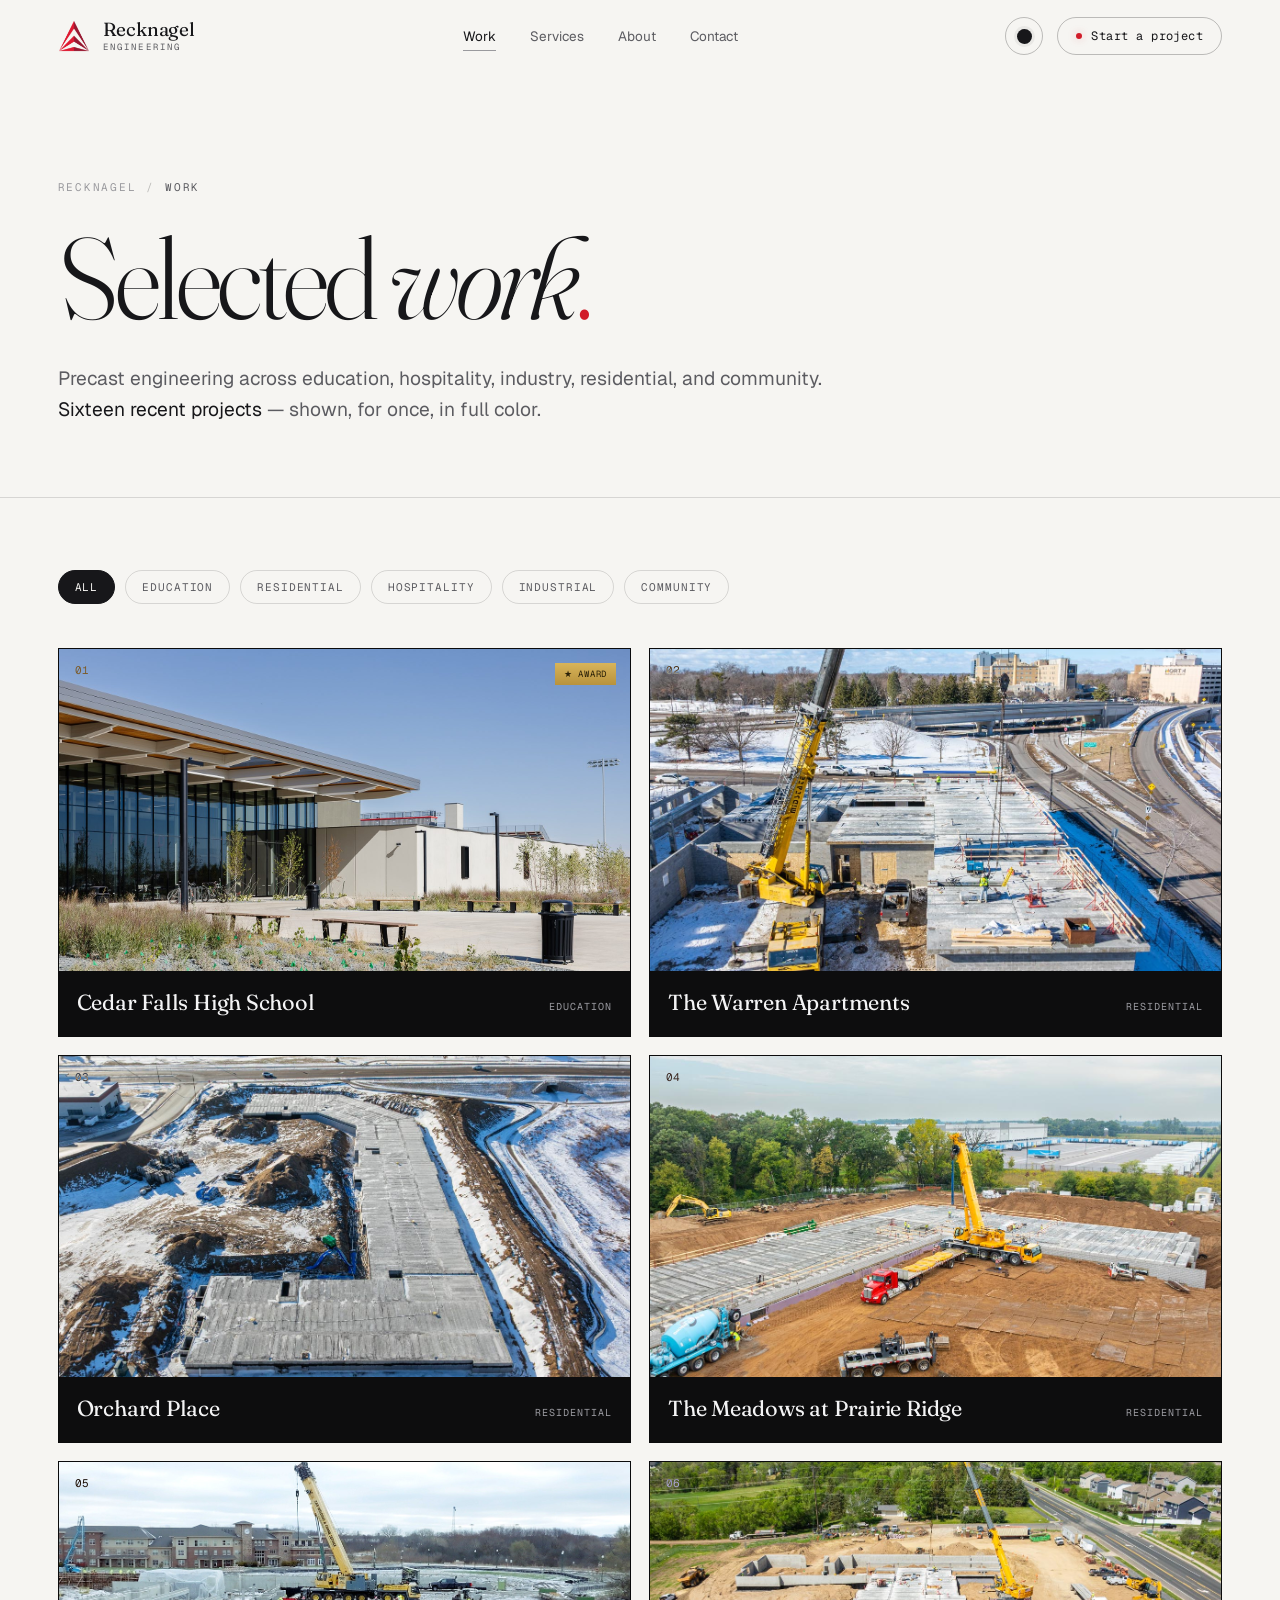
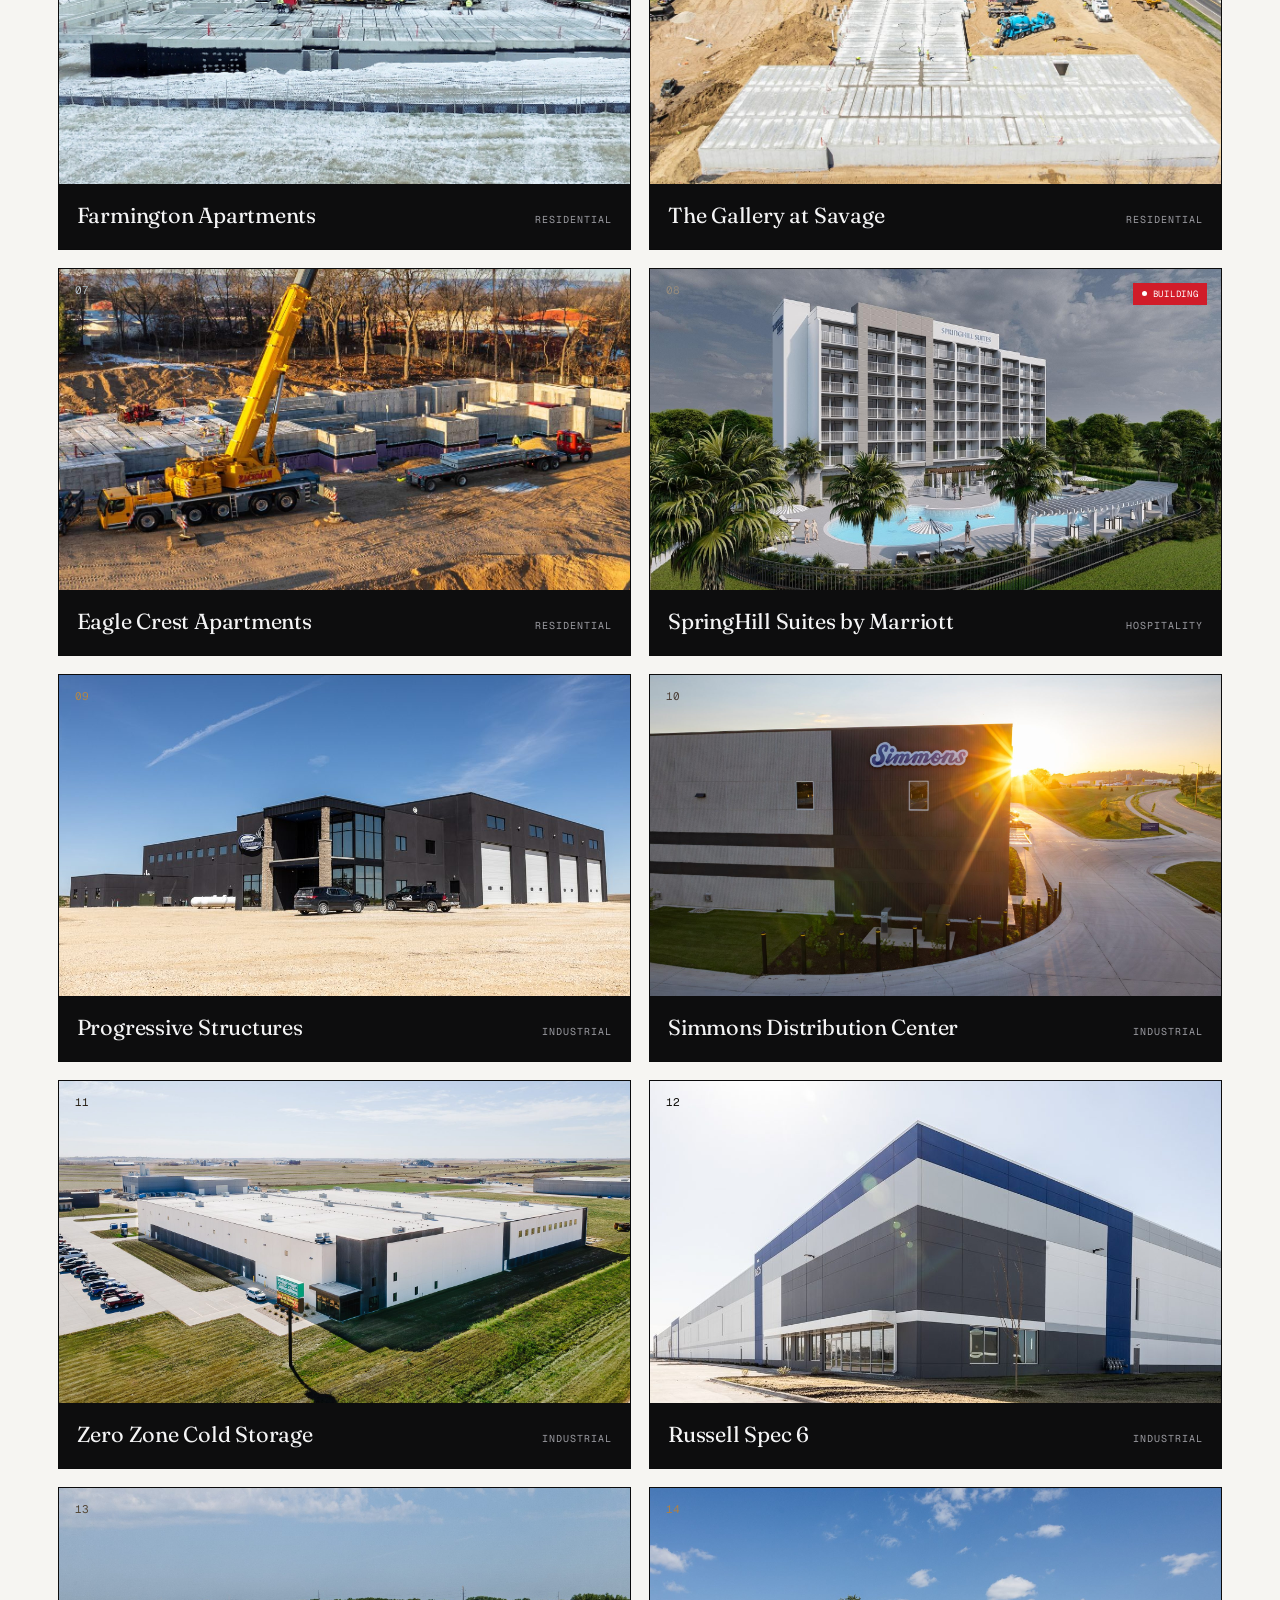
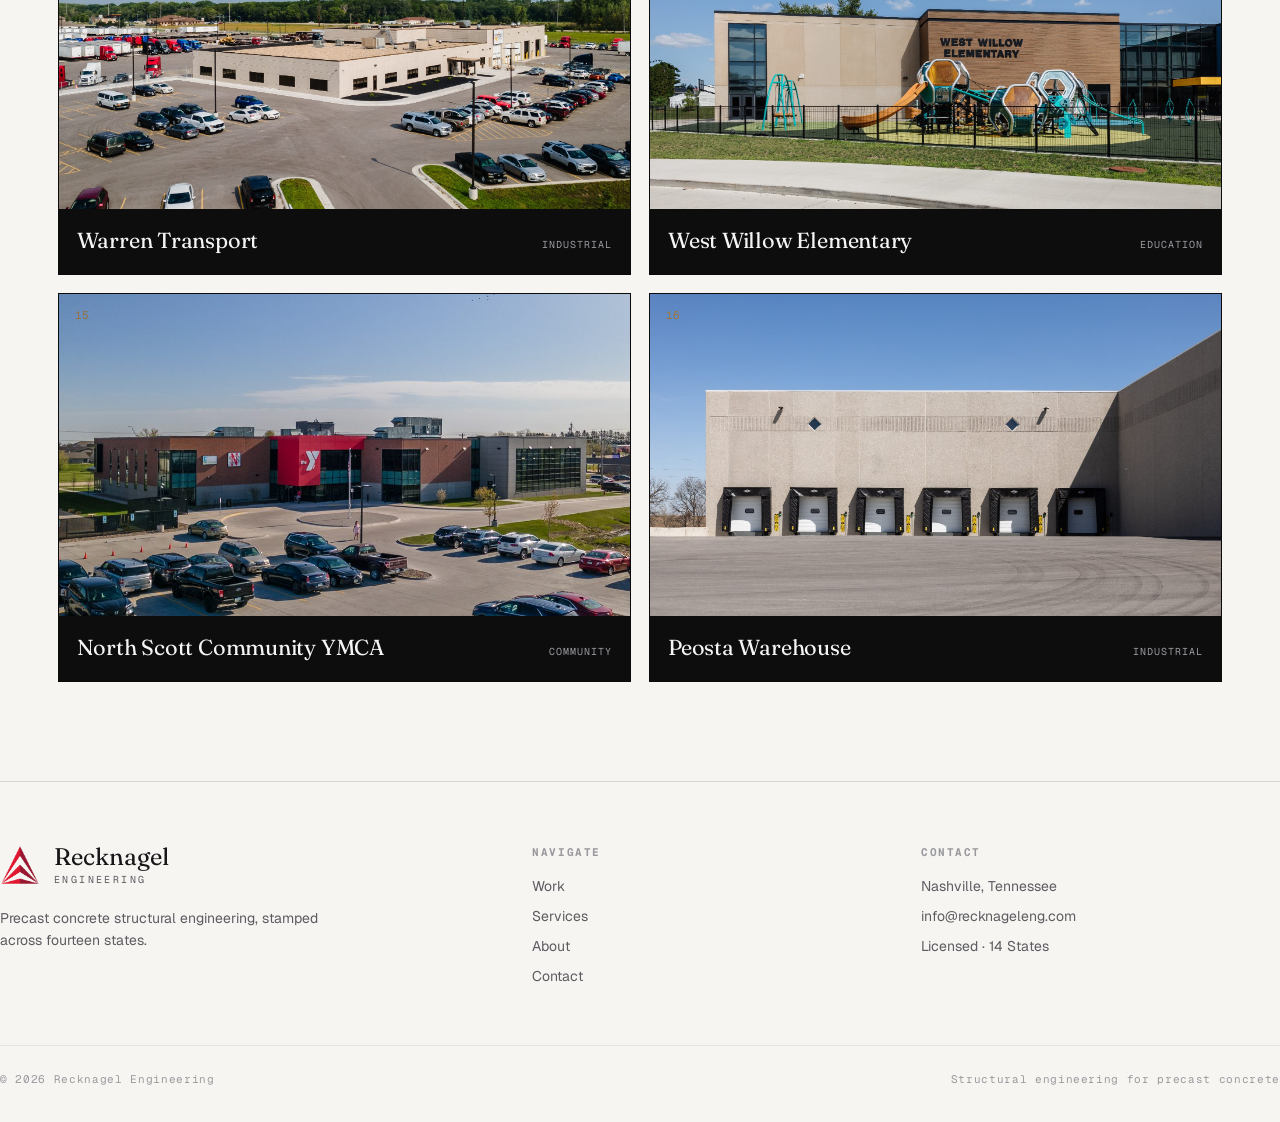
<file: projects.html>
<!DOCTYPE html>
<html lang="en">
<head>
<meta charset="UTF-8">
<meta name="viewport" content="width=device-width, initial-scale=1.0">
<script>try{var t=localStorage.getItem('re-theme');if(t==='light'||(!t&&window.matchMedia&&matchMedia('(prefers-color-scheme: light)').matches))document.documentElement.setAttribute('data-theme','light');}catch(e){}</script>
<title>Work — Recknagel Engineering</title>
<link rel="preconnect" href="https://fonts.googleapis.com">
<link rel="preconnect" href="https://fonts.gstatic.com" crossorigin>
<link href="https://fonts.googleapis.com/css2?family=Fraunces:ital,opsz,wght@0,9..144,300..600;1,9..144,300..500&family=Geist:wght@300..600&family=Geist+Mono:wght@400;500&display=swap" rel="stylesheet">
<link rel="stylesheet" href="styles/bw.css">
<style>
.chips{display:flex;gap:10px;flex-wrap:wrap;margin:0 0 44px;}
.chip{font-family:var(--font-mono);font-size:11px;letter-spacing:0.08em;text-transform:uppercase;color:var(--fg-dim);border:1px solid var(--line);padding:9px 16px;border-radius:999px;transition:.25s;}
.chip:hover{color:var(--fg);border-color:var(--line-strong);}
.chip.on{background:var(--fg);color:var(--bg);border-color:var(--fg);}
.pgrid{display:grid;grid-template-columns:repeat(12,1fr);gap:18px;align-items:start;padding-bottom:clamp(70px,11vh,140px);}
.pcard{position:relative;display:block;overflow:hidden;border:1px solid var(--line);background:#0d0d0e;color:#f4f4f5;cursor:pointer;}
.pcard.c8,.pcard.c6,.pcard.c4{grid-column:span 6;}
.pcard .img{overflow:hidden;}
.pcard .img{aspect-ratio:16/9;}
.pcard .img .ph{width:100%;height:100%;background-size:cover;background-position:center;transform:scale(1.02);transition:transform 1.3s var(--ease);}
.pcard:hover .img .ph{transform:scale(1.07);}
.pcard .meta{display:flex;justify-content:space-between;align-items:baseline;padding:18px 18px 20px;gap:14px;}
.pcard .meta .t{font-family:var(--font-display);font-size:clamp(20px,1.7vw,26px);letter-spacing:-0.01em;}
.pcard .meta .g{font-family:var(--font-mono);font-size:10px;letter-spacing:0.1em;text-transform:uppercase;color:#9b9ba1;white-space:nowrap;}
.pcard .idx{position:absolute;top:14px;left:16px;font-family:var(--font-mono);font-size:11px;color:#fff;mix-blend-mode:difference;z-index:2;}
.pcard .badge{position:absolute;top:14px;right:14px;z-index:2;font-family:var(--font-mono);font-size:9px;letter-spacing:0.08em;text-transform:uppercase;padding:5px 9px;display:flex;align-items:center;gap:6px;}
.pcard .badge.live{background:var(--accent);color:#fff;}
.pcard .badge.live .pd{width:5px;height:5px;border-radius:50%;background:#fff;animation:pulse 1.7s infinite;}
.pcard .badge.award{background:linear-gradient(180deg,#D8B45A,#B8923C);color:#2A2008;}
.pcard[hidden]{display:none;}
@media(max-width:900px){.pcard.c8,.pcard.c6,.pcard.c4{grid-column:span 6;}}
@media(max-width:560px){.pgrid{grid-template-columns:1fr;}.pcard.c8,.pcard.c6,.pcard.c4{grid-column:span 1;}}

/* modal */
.mback{position:fixed;inset:0;z-index:150;background:rgba(6,6,7,.9);backdrop-filter:blur(8px);opacity:0;pointer-events:none;transition:opacity .4s var(--ease);}
.mback.open{opacity:1;pointer-events:auto;}
.modal{position:fixed;inset:clamp(14px,3vw,48px);z-index:151;background:var(--bg-2);border:1px solid var(--line);overflow-y:auto;opacity:0;transform:translateY(20px) scale(.99);pointer-events:none;transition:opacity .45s var(--ease),transform .45s var(--ease);}
.modal.open{opacity:1;transform:none;pointer-events:auto;}
.modal::-webkit-scrollbar{width:8px;}
.mclose{position:fixed;top:clamp(20px,3.4vw,54px);right:clamp(20px,3.4vw,54px);z-index:153;width:46px;height:46px;border:1px solid var(--line-strong);border-radius:50%;background:rgba(10,10,11,.6);backdrop-filter:blur(6px);display:flex;align-items:center;justify-content:center;font-size:20px;color:var(--fg);transition:.25s;}
.mclose:hover{background:var(--accent);border-color:var(--accent);}
.mhero{position:relative;aspect-ratio:21/9;overflow:hidden;background:#111;}
.mhero .ph{width:100%;height:100%;background-size:cover;background-position:center;}
.mbody{padding:clamp(28px,4vw,64px);}
.mtag{font-family:var(--font-mono);font-size:11px;letter-spacing:0.14em;text-transform:uppercase;color:var(--accent);margin-bottom:18px;}
.maward{display:inline-flex;align-items:center;gap:8px;font-family:var(--font-mono);font-size:11px;letter-spacing:0.08em;text-transform:uppercase;color:#2A2008;background:linear-gradient(180deg,#D8B45A,#B8923C);padding:7px 13px;margin-bottom:18px;}
.modal h2{font-family:var(--font-display);font-weight:300;font-size:clamp(34px,5vw,68px);line-height:0.98;letter-spacing:-0.03em;}
.mdesc{margin-top:22px;max-width:64ch;font-size:17px;line-height:1.65;color:var(--fg-dim);}
.mspecs{margin-top:34px;display:grid;grid-template-columns:repeat(4,1fr);gap:1px;background:var(--line-soft);border:1px solid var(--line-soft);}
.mspec{background:var(--bg-2);padding:20px;}
.mspec .l{font-family:var(--font-mono);font-size:10px;letter-spacing:0.1em;text-transform:uppercase;color:var(--fg-faint);}
.mspec .v{font-family:var(--font-display);font-size:22px;margin-top:8px;}
.mgal{margin-top:18px;display:grid;grid-template-columns:repeat(2,1fr);gap:14px;}
.mgal .gi{aspect-ratio:3/2;overflow:hidden;border:1px solid var(--line);background:#111;}
.mgal .gi.wide{grid-column:1/-1;aspect-ratio:16/7;}
.mgal .gi .ph{width:100%;height:100%;background-size:cover;background-position:center;transform:scale(1.01);transition:transform 1.1s var(--ease);}
.mgal .gi:hover .ph{transform:scale(1.06);}
@media(max-width:700px){.mspecs{grid-template-columns:repeat(2,1fr);}.mgal{grid-template-columns:1fr;}.mgal .gi.wide{aspect-ratio:3/2;}}
</style>
</head>
<body>
<div class="prog" id="prog"></div>
<div class="veil"></div>

<nav class="nav" id="nav">
  <div class="nav-in">
    <a class="brand" href="index.html"><img src="assets/logo.png" alt="Recknagel Engineering"/><span class="bt"><span class="nm">Recknagel</span><span class="sub">Engineering</span></span></a>
    <div class="nav-lk"><a href="projects.html" class="active">Work</a><a href="services.html">Services</a><a href="about.html">About</a><a href="contact.html">Contact</a></div>
    <div class="nav-right">
      <button class="theme-tog" id="themeTog" aria-label="Toggle light or dark mode" title="Toggle theme"><span class="ti"></span></button>
      <a class="nav-cta" href="contact.html"><span class="d"></span>Start a project</a>
      <button class="nav-burger" aria-label="Menu"><span></span><span></span><span></span></button>
    </div>
  </div>
</nav>

<section class="phead">
  <div class="wrap">
    <div class="crumb"><span>Recknagel</span><span class="sep">/</span><span class="here">Work</span></div>
    <h1 class="rev in">Selected <em>work</em><span class="dot">.</span></h1>
    <p class="lede rev in d1">Precast engineering across education, hospitality, industry, residential, and community. <b>Sixteen recent projects</b> — shown, for once, in full color.</p>
  </div>
</section>

<section class="wrap" style="padding-top:clamp(50px,8vh,90px);">
  <div class="chips rev in" id="chips"></div>
  <div class="pgrid" id="grid"></div>
</section>

<footer class="foot wrap">
  <div class="foot-top">
    <div><div class="brand-lg"><img src="assets/logo.png" alt=""/><span class="bt"><span class="nm">Recknagel</span><span class="sub">Engineering</span></span></div><p>Precast concrete structural engineering, stamped across fourteen states.</p></div>
    <div class="fcol"><h4>Navigate</h4><a href="projects.html">Work</a><a href="services.html">Services</a><a href="about.html">About</a><a href="contact.html">Contact</a></div>
    <div class="fcol"><h4>Contact</h4><div>Nashville, Tennessee</div><a href="mailto:info@recknageleng.com">info@recknageleng.com</a><div>Licensed · 14 States</div></div>
  </div>
  <div class="foot-bot"><span>© 2026 Recknagel Engineering</span><span>Structural engineering for precast concrete</span></div>
</footer>

<div class="mback" id="mback"></div>
<button class="mclose" id="mclose" style="display:none;">×</button>
<div class="modal" id="modal"></div>

<script src="scripts/bw.js"></script>
<script>
var A='assets/projects/';
var PROJECTS=[
  {id:'cedarfalls',t:'Cedar Falls High School',g:'Education',c:8,award:'2026 PCI Design Award',img:A+'cedarfalls-hero.jpg',desc:'A 2026 PCI Design Award\u2013winning high school \u2014 architectural precast facades, a wood-lined concourse, and a 4,000-seat stadium. Project details and full scope coming soon.',gal:['cedarfalls-hero','cedarfalls-aerial-campus','cedarfalls-gym','cedarfalls-concourse','cedarfalls-front','cedarfalls-field','cedarfalls-tigerpride','cedarfalls-detail']},
  {id:'warrenapts',t:'The Warren Apartments',g:'Residential',c:4,img:A+'warrenapts-hero.jpg',specs:[['Location','Minneapolis, MN'],['Year','2026'],['Scope','Precast Podium'],['Type','Multifamily']],desc:'An affordable, Energy Star\u2013certified multifamily development in North Minneapolis, built on a precast concrete podium. Hollowcore plank \u2014 engineered to overhang the foundation \u2014 with beams, columns, and solid slabs delivered the dimensional precision the framing demanded and kept the build moving through winter. General contractor: Greiner Construction.',gal:['warrenapts-hero','warrenapts-skyline','warrenapts-aerial-deck','warrenapts-plank','warrenapts-crane','warrenapts-aerial-top','warrenapts-intersection']},
  {id:'orchardplace',t:'Orchard Place',g:'Residential',c:6,img:A+'orchardplace-hero.jpg',specs:[['Location','Apple Valley, MN'],['Year','2026'],['Scope','Precast Podium'],['Type','Multifamily']],desc:'A multifamily development on a precast concrete podium in Apple Valley, Minnesota. Prestressed columns, beams, and hollowcore plank carry heavy residential loads across long spans \u2014 and despite snow and freezing rain, the podium was erected in just seven days, letting framing start immediately. General contractor: Lyon Contracting.',gal:['orchardplace-hero','orchardplace-residential','orchardplace-watertower','orchardplace-aerial-top','orchardplace-plank','orchardplace-aerial','orchardplace-deck']},
  {id:'meadows',t:'The Meadows at Prairie Ridge',g:'Residential',c:6,img:A+'meadows-hero.jpg',specs:[['Location','Woodbury, MN'],['Year','2025'],['Scope','Precast Podium'],['Type','Multifamily']],desc:'A large-scale multifamily development in Woodbury, Minnesota, built on a precast concrete podium. The floor system uses 87,700 SF of 12-inch hollowcore and solid plank, 3,315 LF of beams, and 1,500 LF of columns \u2014 high load capacity and long spans that let crews erect fast and hold the multi-story schedule. General contractor: Eastside Builders.',gal:['meadows-hero','meadows-aerial-wide','meadows-countryside','meadows-pour','meadows-aerial','meadows-plank','meadows-deck']},
  {id:'farmington',t:'Farmington Apartments',g:'Residential',c:6,img:A+'farmington-hero.jpg',specs:[['Location','Farmington, MN'],['Year','2024'],['Scope','Precast Podium'],['Type','Multifamily']],desc:'A multifamily apartment development in Farmington, Minnesota, built on a precast concrete podium of hollowcore plank, beams, and columns. The precast system carried the structure through a winter build and set a fast, dimensionally consistent base for framing. Contractor: Yellow Tree Construction Services; architect: DJR Architecture; erector: Zachman Precast.',gal:['farmington-hero','farmington-aerial','farmington-pour','farmington-crane','farmington-aerial-pond','farmington-site','farmington-plan']},
  {id:'savage',t:'The Gallery at Savage',g:'Residential',c:6,img:A+'savage-hero.jpg',specs:[['Location','Savage, MN'],['Year','2025'],['Scope','Precast Podium'],['Type','Multifamily']],desc:'A multi-story apartment complex at 154th Street and Dakota Avenue in Savage, Minnesota. The structure uses 36,000 SF of 12-inch hollowcore plank with 1,170 LF of precast beams and 350 LF of 16x16 precast columns \u2014 a complete precast system delivering long spans, fire resistance, and fast installation. General contractor: Stonebridge Construction.',gal:['savage-hero','savage-crane','savage-aerial-wide','savage-aerial','savage-pour','savage-deck']},
  {id:'eaglecrest',t:'Eagle Crest Apartments',g:'Residential',c:6,img:A+'eaglecrest-hero.jpg',specs:[['Location','Onalaska, WI'],['Year','2025'],['Scope','Precast Podium'],['Type','Senior Living']],desc:'A five-story expansion of the Eagle Crest North senior living community in Onalaska, Wisconsin \u2014 87 new apartments plus amenities over underground heated parking, 161,764 SF in all. County produced 22,600 SF of hollowcore plank and solid slabs, 680 LF of beams, and 250 LF of 16-inch columns; hollowcore\u2019s long spans and acoustic mass suit the garage and insulate the residences above. Contractor: Bauer Design Build; architect: Pope Associates; erector: Zachman Precast.',gal:['eaglecrest-hero','eaglecrest-context','eaglecrest-garage','eaglecrest-aerial','eaglecrest-deck','eaglecrest-plan']},
  {id:'shs',t:'SpringHill Suites by Marriott',g:'Hospitality',c:4,status:'Under construction',img:A+'shs-rendering.jpg',desc:'A beachfront SpringHill Suites by Marriott, currently under construction \u2014 shown alongside the finished design rendering. Project details and full scope coming soon.',gal:['shs-rendering','shs-construction-1','shs-construction-2','shs-construction-3','shs-construction-4']},
  {id:'progressive',t:'Progressive Structures',g:'Industrial',c:8,img:A+'progressive-hero.jpg',desc:'A headquarters and fabrication shop with a blackened facade, photo-mural bay doors, and a two-story glass office entry. Project details and full scope coming soon.',gal:['progressive-hero','progressive-murals','progressive-office','progressive-murals-corner','progressive-aerial','progressive-aerial-side']},
  {id:'simmons',t:'Simmons Distribution Center',g:'Industrial',c:4,img:A+'simmons-hero.jpg',desc:'A large-scale distribution center with a full dock-door loading bank. Project details and full scope coming soon.',gal:['simmons-hero','simmons-pano','simmons-docks','simmons-corner','simmons-aerial-hills','simmons-aerial-dusk']},
  {id:'zerozone',t:'Zero Zone Cold Storage',g:'Industrial',c:4,img:A+'zerozone-hero.jpg',desc:'A refrigerated cold-storage and distribution facility with a black-and-white precast facade. Project details and full scope coming soon.',gal:['zerozone-hero','zerozone-corner','zerozone-tower','zerozone-entry','zerozone-docks','zerozone-aerial-hwy']},
  {id:'russell',t:'Russell Spec 6',g:'Industrial',c:4,img:A+'russell-hero.jpg',desc:'A speculative distribution warehouse with a blue-and-grey precast facade. Project details and full scope coming soon.',gal:['russell-hero','russell-aerial-ponds','russell-pond','russell-entry','russell-aerial-road','russell-side']},
  {id:'warren',t:'Warren Transport',g:'Industrial',c:4,img:A+'warren-hero.jpg',desc:'A trucking terminal with driver offices, maintenance bays, and safety lanes. Project details and full scope coming soon.',gal:['warren-hero','warren-entry','warren-aerial-front','warren-office','warren-safety-lane','warren-corner']},
  {id:'coolidge',t:'West Willow Elementary',g:'Education',c:4,img:A+'coolidge-hero.jpg',desc:'A new K\u20135 elementary school. Project details and full scope coming soon.',gal:['coolidge-hero','coolidge-aerial','coolidge-gym','coolidge-entry','coolidge-courtyard','coolidge-texture']},
  {id:'northscott',t:'North Scott Community YMCA',g:'Community',c:6,img:A+'northscott-hero.jpg',specs:[['Location','Eldridge, IA'],['Year','2022'],['Scope','Architectural Precast'],['Type','Recreation']],desc:'A 43,000 SF community recreation facility in Eldridge, Iowa, clad in 86 architectural precast wall panels with a brick and medium-sandblast finish. The Y opened in December 2022 with a gymnasium, aquatic center, and expanded fitness space. Architect: Legat Architects; general contractor: Russell Construction.',gal:['northscott-hero','northscott-entry','northscott-corner','northscott-aerial','northscott-facade']},
  {id:'peosta',t:'Peosta Warehouse',g:'Industrial',c:4,img:A+'peosta-hero.jpg',desc:'A distribution warehouse with a full dock-door loading bank. Project details and full scope coming soon.',gal:['peosta-hero','peosta-aerial-court','peosta-corner','peosta-docks','peosta-aerial-wide','peosta-aerial-rail']}
];

var grid=document.getElementById('grid'), chipsEl=document.getElementById('chips');
var tags=['All'].concat(PROJECTS.map(function(p){return p.g;}).filter(function(v,i,a){return a.indexOf(v)===i;}));
var filter='All';

tags.forEach(function(tg){
  var b=document.createElement('button');b.className='chip'+(tg==='All'?' on':'');b.textContent=tg;
  b.onclick=function(){filter=tg;document.querySelectorAll('.chip').forEach(function(c){c.classList.toggle('on',c.textContent===tg);});render();};
  chipsEl.appendChild(b);
});

function render(){
  grid.innerHTML='';
  PROJECTS.forEach(function(p,i){
    if(filter!=='All'&&p.g!==filter)return;
    var a=document.createElement('div');
    a.className='pcard rev in c'+p.c;
    var badge=p.award?'<span class="badge award">\u2605 Award</span>':(p.status?'<span class="badge live"><span class="pd"></span>Building</span>':'');
    a.innerHTML='<span class="idx">'+String(i+1).padStart(2,'0')+'</span>'+badge+
      '<div class="img"><div class="ph" style="background-image:url(\''+p.img+'\')"></div></div>'+
      '<div class="meta"><span class="t">'+p.t+'</span><span class="g">'+p.g+'</span></div>';
    a.onclick=function(){openModal(p);};
    grid.appendChild(a);
  });
}
render();

var mback=document.getElementById('mback'),modal=document.getElementById('modal'),mclose=document.getElementById('mclose');
function openModal(p){
  var specs=p.specs||[['Location','\u2014'],['Year','\u2014'],['Scope','\u2014'],['Type','\u2014']];
  var galHtml=p.gal.map(function(g,i){return '<div class="gi'+(i===0?' wide':'')+'"><div class="ph" style="background-image:url(\''+A+g+'.jpg\')"></div></div>';}).join('');
  modal.innerHTML='<div class="mhero"><div class="ph" style="background-image:url(\''+p.img+'\')"></div></div>'+
    '<div class="mbody">'+
    (p.award?'<div class="maward">\u2605 '+p.award+' \u00b7 Winner</div><br>':'')+
    '<div class="mtag">'+p.g+(p.status?' \u00b7 '+p.status:'')+'</div>'+
    '<h2>'+p.t+'</h2>'+
    '<p class="mdesc">'+p.desc+'</p>'+
    '<div class="mspecs">'+specs.map(function(s){return '<div class="mspec"><div class="l">'+s[0]+'</div><div class="v">'+s[1]+'</div></div>';}).join('')+'</div>'+
    '<div class="mgal">'+galHtml+'</div>'+
    '</div>';
  mback.classList.add('open');modal.classList.add('open');mclose.style.display='flex';
  modal.scrollTop=0;document.body.style.overflow='hidden';
}
function closeModal(){mback.classList.remove('open');modal.classList.remove('open');mclose.style.display='none';document.body.style.overflow='';}
mback.onclick=closeModal;mclose.onclick=closeModal;
document.addEventListener('keydown',function(e){if(e.key==='Escape')closeModal();});
</script>
</body>
</html>
</file>
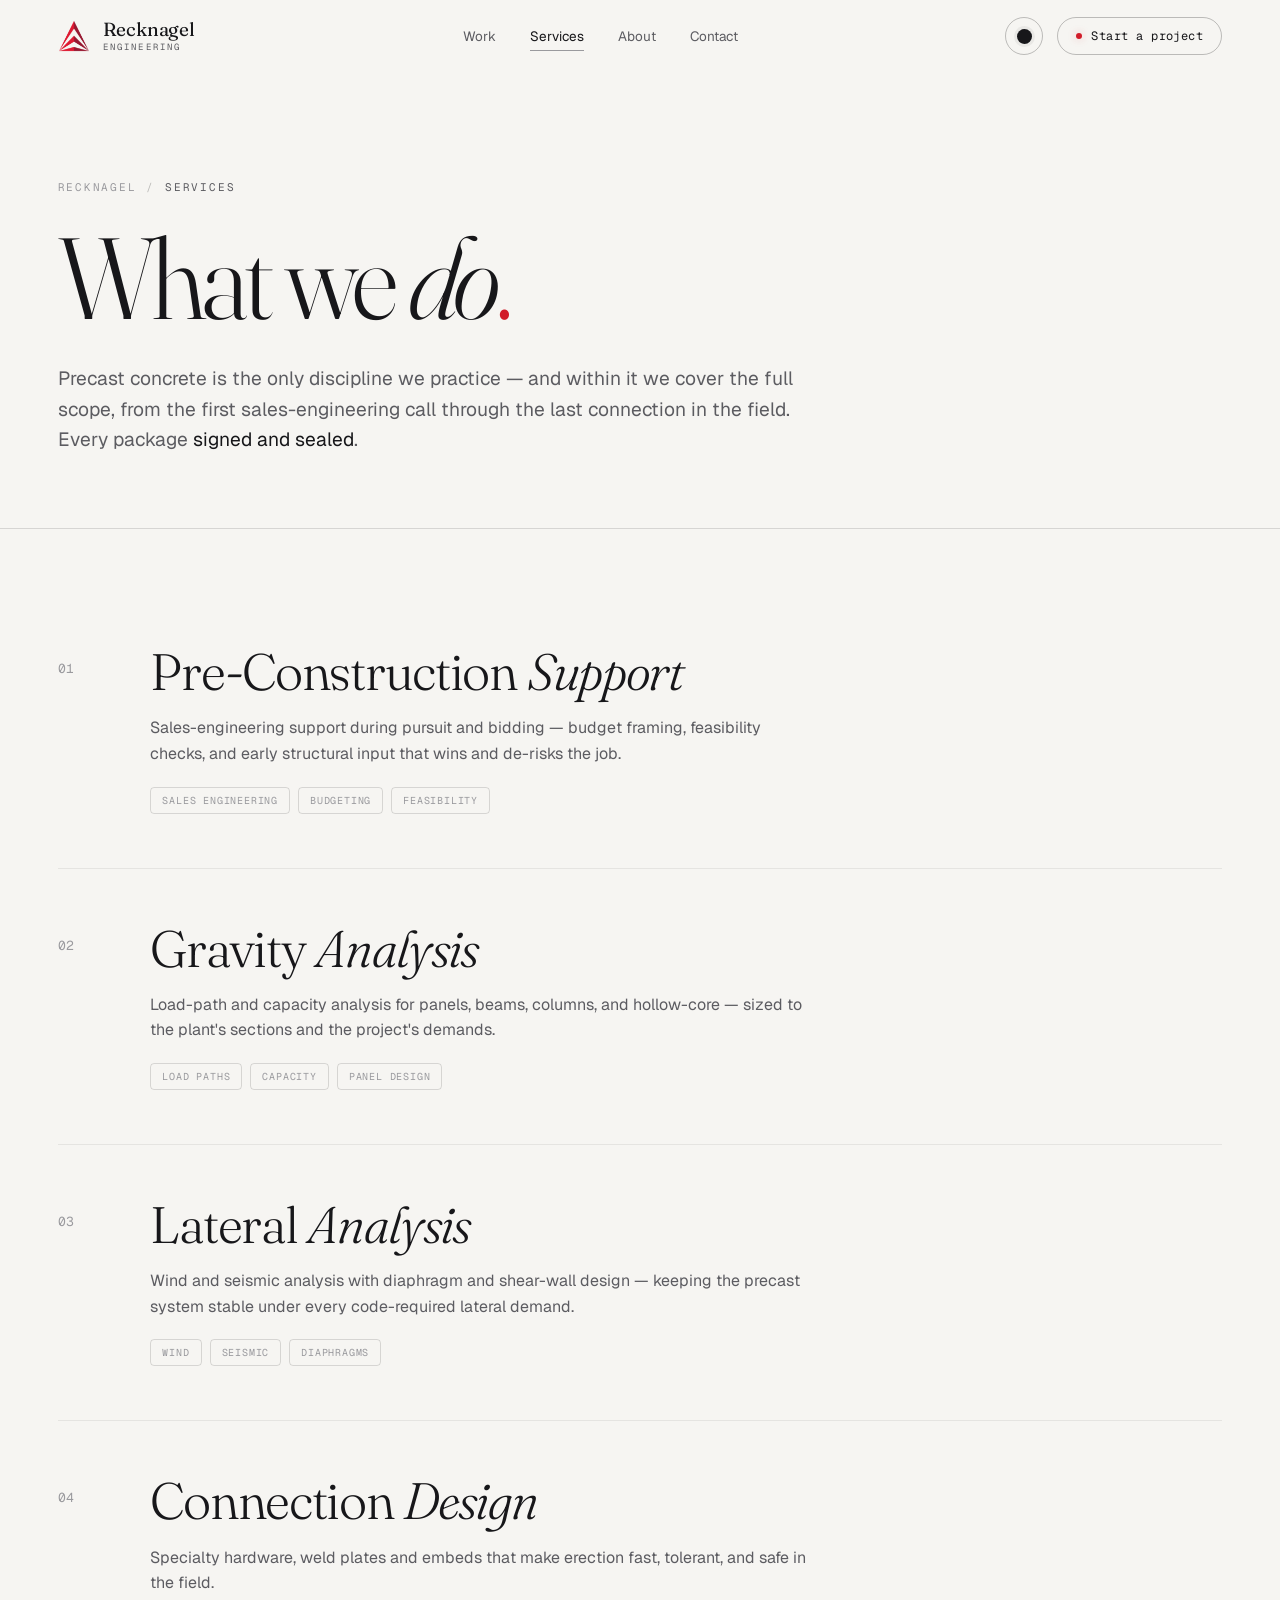
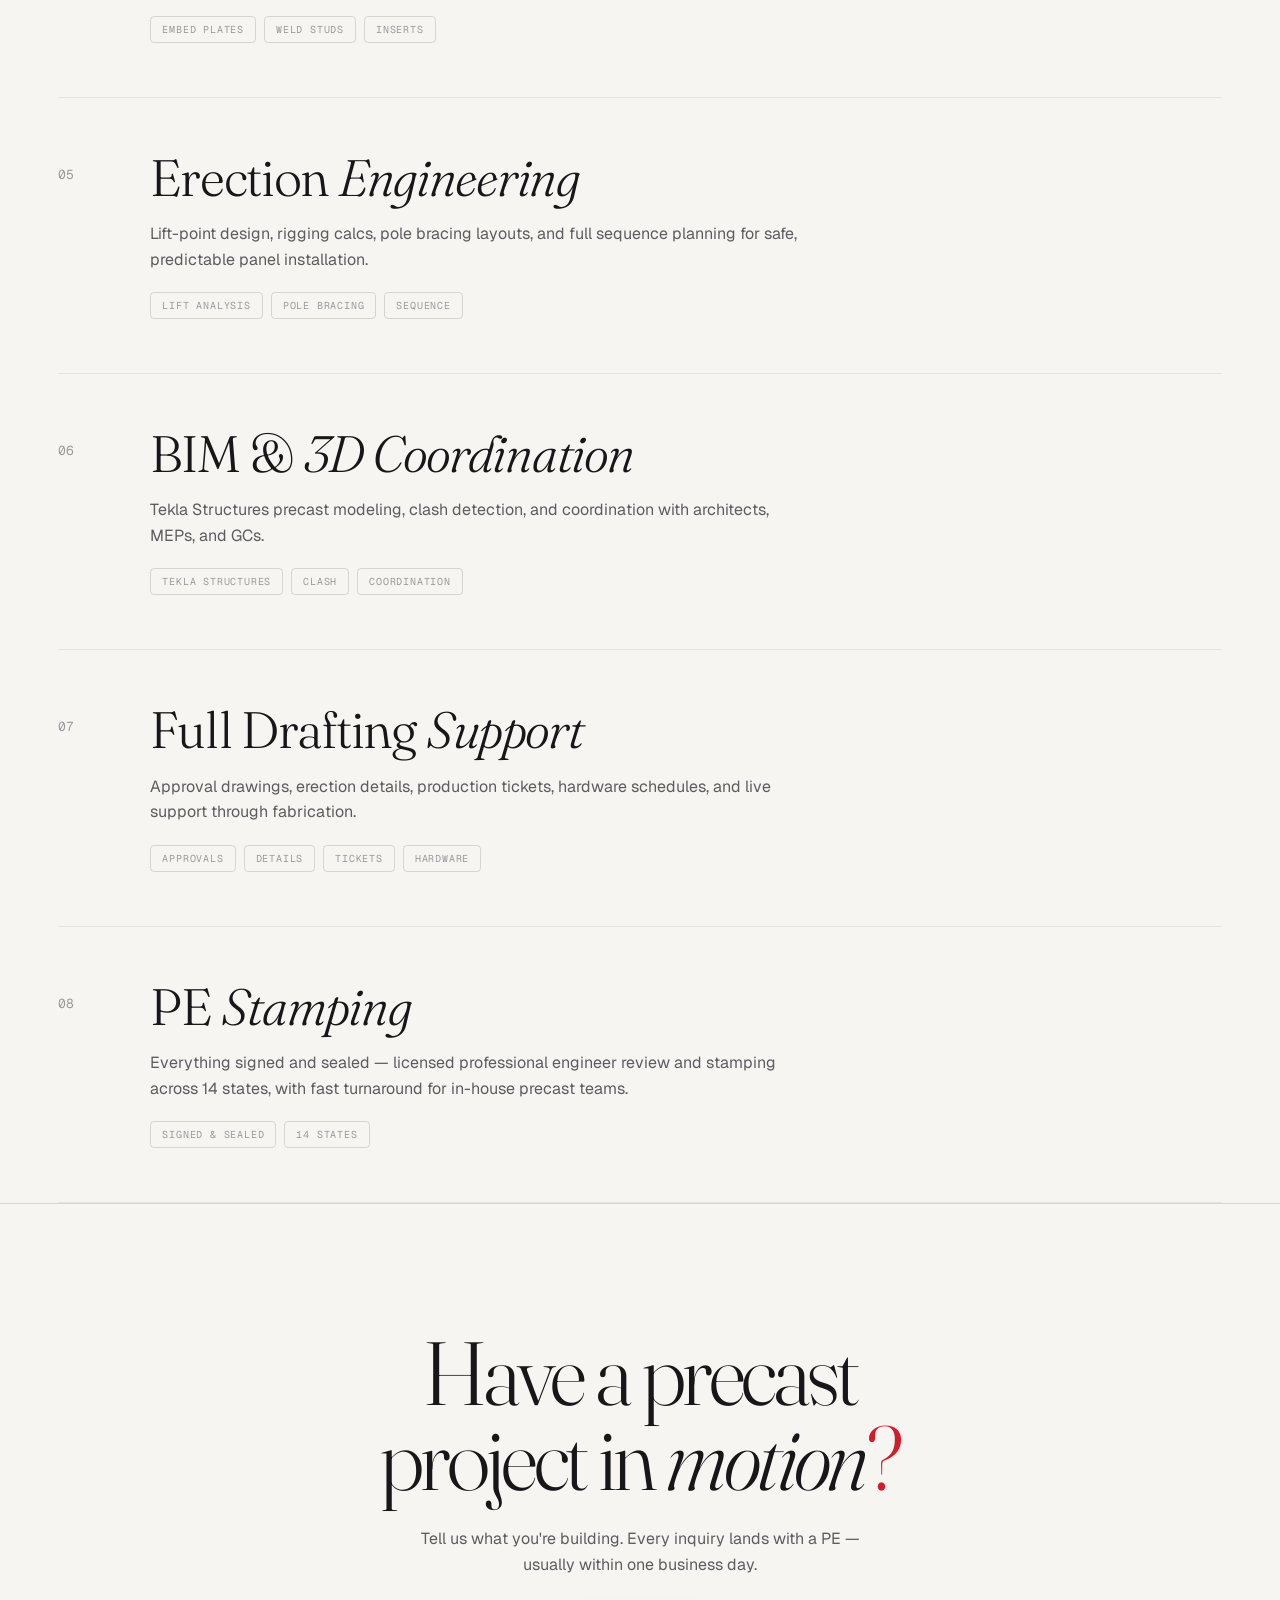
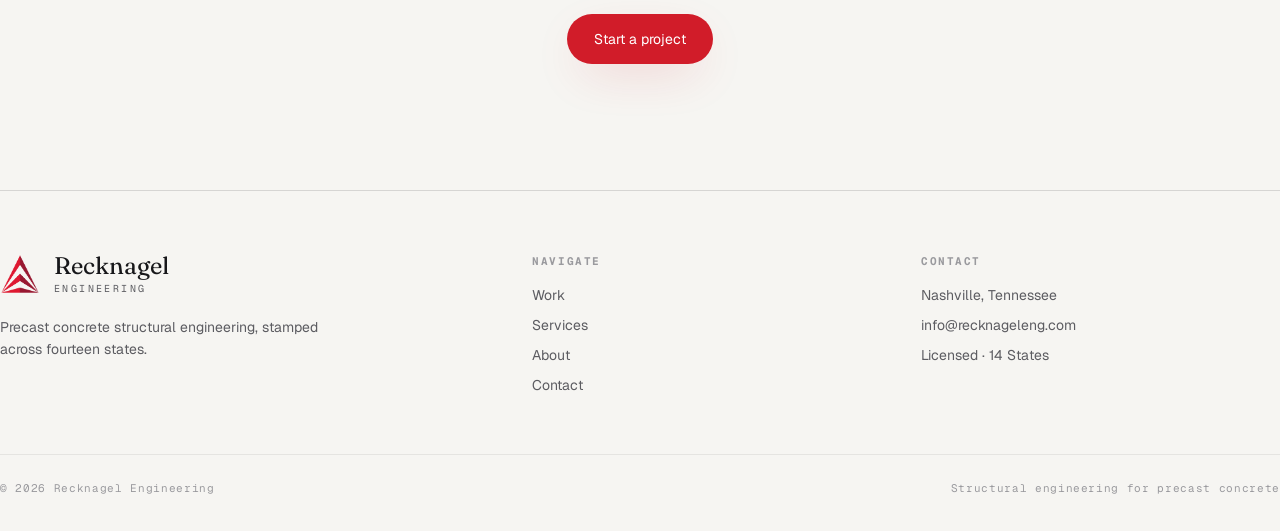
<file: services.html>
<!DOCTYPE html>
<html lang="en">
<head>
<meta charset="UTF-8">
<meta name="viewport" content="width=device-width, initial-scale=1.0">
<script>try{var t=localStorage.getItem('re-theme');if(t==='light'||(!t&&window.matchMedia&&matchMedia('(prefers-color-scheme: light)').matches))document.documentElement.setAttribute('data-theme','light');}catch(e){}</script>
<title>Services — Recknagel Engineering</title>
<link rel="preconnect" href="https://fonts.googleapis.com">
<link rel="preconnect" href="https://fonts.gstatic.com" crossorigin>
<link href="https://fonts.googleapis.com/css2?family=Fraunces:ital,opsz,wght@0,9..144,300..600;1,9..144,300..500&family=Geist:wght@300..600&family=Geist+Mono:wght@400;500&display=swap" rel="stylesheet">
<link rel="stylesheet" href="styles/bw.css">
<style>
.svc{border-top:1px solid var(--line);}
.svc-row{display:grid;grid-template-columns:auto 1fr;gap:clamp(24px,6vw,90px);padding:clamp(40px,6vh,72px) 0;border-bottom:1px solid var(--line-soft);position:relative;transition:padding-left .4s var(--ease);}
.svc-row::before{content:"";position:absolute;left:0;top:0;bottom:0;width:2px;background:var(--accent);transform:scaleY(0);transform-origin:top;transition:transform .4s var(--ease);}
.svc-row:hover{padding-left:clamp(0px,1.5vw,24px);}
.svc-row:hover::before{transform:scaleY(1);}
.svc-num{font-family:var(--font-mono);font-size:13px;color:var(--fg-faint);padding-top:14px;transition:color .3s;}
.svc-row:hover .svc-num{color:var(--accent);}
.svc-main h3{font-family:var(--font-display);font-weight:300;font-size:clamp(28px,4vw,58px);line-height:1;letter-spacing:-0.025em;}
.svc-main h3 em{font-style:italic;}
.svc-main p{margin-top:18px;max-width:60ch;font-size:16px;line-height:1.6;color:var(--fg-dim);}
.svc-tags{margin-top:20px;display:flex;gap:8px;flex-wrap:wrap;}
.svc-tags span{font-family:var(--font-mono);font-size:10px;letter-spacing:0.08em;text-transform:uppercase;color:var(--fg-faint);border:1px solid var(--line);padding:6px 11px;border-radius:4px;}
@media(max-width:680px){.svc-row{grid-template-columns:1fr;gap:10px;}.svc-num{padding-top:0;}}
.cta-strip{border-top:1px solid var(--line);padding:clamp(80px,14vh,180px) 0;text-align:center;}
.cta-strip h2{font-family:var(--font-display);font-weight:300;font-size:clamp(40px,7vw,110px);line-height:0.95;letter-spacing:-0.04em;}
.cta-strip h2 em{font-style:italic;}.cta-strip h2 .dot{color:var(--accent);}
.cta-strip p{margin:26px auto 36px;max-width:44ch;font-size:16px;line-height:1.6;color:var(--fg-dim);}
</style>
</head>
<body>
<div class="prog" id="prog"></div>
<div class="veil"></div>

<nav class="nav" id="nav">
  <div class="nav-in">
    <a class="brand" href="index.html"><img src="assets/logo.png" alt="Recknagel Engineering"/><span class="bt"><span class="nm">Recknagel</span><span class="sub">Engineering</span></span></a>
    <div class="nav-lk"><a href="projects.html">Work</a><a href="services.html" class="active">Services</a><a href="about.html">About</a><a href="contact.html">Contact</a></div>
    <div class="nav-right">
      <button class="theme-tog" id="themeTog" aria-label="Toggle light or dark mode" title="Toggle theme"><span class="ti"></span></button>
      <a class="nav-cta" href="contact.html"><span class="d"></span>Start a project</a>
      <button class="nav-burger" aria-label="Menu"><span></span><span></span><span></span></button>
    </div>
  </div>
</nav>

<section class="phead">
  <div class="wrap">
    <div class="crumb"><span>Recknagel</span><span class="sep">/</span><span class="here">Services</span></div>
    <h1 class="rev in">What we <em>do</em><span class="dot">.</span></h1>
    <p class="lede rev in d1">Precast concrete is the only discipline we practice — and within it we cover the full scope, from the first sales-engineering call through the last connection in the field. Every package <b>signed and sealed</b>.</p>
  </div>
</section>

<section class="wrap svc" style="margin-top:clamp(40px,7vh,80px);border-top:none;">
  <div class="svc-row rev in"><div class="svc-num">01</div><div class="svc-main"><h3>Pre-Construction <em>Support</em></h3><p>Sales-engineering support during pursuit and bidding — budget framing, feasibility checks, and early structural input that wins and de-risks the job.</p><div class="svc-tags"><span>Sales Engineering</span><span>Budgeting</span><span>Feasibility</span></div></div></div>
  <div class="svc-row rev in"><div class="svc-num">02</div><div class="svc-main"><h3>Gravity <em>Analysis</em></h3><p>Load-path and capacity analysis for panels, beams, columns, and hollow-core — sized to the plant's sections and the project's demands.</p><div class="svc-tags"><span>Load Paths</span><span>Capacity</span><span>Panel Design</span></div></div></div>
  <div class="svc-row rev in"><div class="svc-num">03</div><div class="svc-main"><h3>Lateral <em>Analysis</em></h3><p>Wind and seismic analysis with diaphragm and shear-wall design — keeping the precast system stable under every code-required lateral demand.</p><div class="svc-tags"><span>Wind</span><span>Seismic</span><span>Diaphragms</span></div></div></div>
  <div class="svc-row rev in"><div class="svc-num">04</div><div class="svc-main"><h3>Connection <em>Design</em></h3><p>Specialty hardware, weld plates and embeds that make erection fast, tolerant, and safe in the field.</p><div class="svc-tags"><span>Embed Plates</span><span>Weld Studs</span><span>Inserts</span></div></div></div>
  <div class="svc-row rev in"><div class="svc-num">05</div><div class="svc-main"><h3>Erection <em>Engineering</em></h3><p>Lift-point design, rigging calcs, pole bracing layouts, and full sequence planning for safe, predictable panel installation.</p><div class="svc-tags"><span>Lift Analysis</span><span>Pole Bracing</span><span>Sequence</span></div></div></div>
  <div class="svc-row rev in"><div class="svc-num">06</div><div class="svc-main"><h3>BIM &amp; <em>3D Coordination</em></h3><p>Tekla Structures precast modeling, clash detection, and coordination with architects, MEPs, and GCs.</p><div class="svc-tags"><span>Tekla Structures</span><span>Clash</span><span>Coordination</span></div></div></div>
  <div class="svc-row rev in"><div class="svc-num">07</div><div class="svc-main"><h3>Full Drafting <em>Support</em></h3><p>Approval drawings, erection details, production tickets, hardware schedules, and live support through fabrication.</p><div class="svc-tags"><span>Approvals</span><span>Details</span><span>Tickets</span><span>Hardware</span></div></div></div>
  <div class="svc-row rev in"><div class="svc-num">08</div><div class="svc-main"><h3>PE <em>Stamping</em></h3><p>Everything signed and sealed — licensed professional engineer review and stamping across 14 states, with fast turnaround for in-house precast teams.</p><div class="svc-tags"><span>Signed &amp; Sealed</span><span>14 States</span></div></div></div>
</section>

<section class="cta-strip wrap">
  <div class="rev in">
    <h2>Have a precast<br>project in <em>motion</em><span class="dot">?</span></h2>
    <p>Tell us what you're building. Every inquiry lands with a PE — usually within one business day.</p>
    <a class="btn pri" href="contact.html">Start a project</a>
  </div>
</section>

<footer class="foot wrap">
  <div class="foot-top">
    <div><div class="brand-lg"><img src="assets/logo.png" alt=""/><span class="bt"><span class="nm">Recknagel</span><span class="sub">Engineering</span></span></div><p>Precast concrete structural engineering, stamped across fourteen states.</p></div>
    <div class="fcol"><h4>Navigate</h4><a href="projects.html">Work</a><a href="services.html">Services</a><a href="about.html">About</a><a href="contact.html">Contact</a></div>
    <div class="fcol"><h4>Contact</h4><div>Nashville, Tennessee</div><a href="mailto:info@recknageleng.com">info@recknageleng.com</a><div>Licensed · 14 States</div></div>
  </div>
  <div class="foot-bot"><span>© 2026 Recknagel Engineering</span><span>Structural engineering for precast concrete</span></div>
</footer>

<script src="scripts/bw.js"></script>
</body>
</html>
</file>
<file: styles/bw.css>
/* ===========================================================
   RECKNAGEL ENGINEERING — Monochrome System (bpco-inspired)
   Shared across all pages.
   =========================================================== */
:root{
  --bg:#0A0A0B; --bg-2:#0E0E10; --bg-3:#121214;
  --fg:#F4F4F5; --fg-dim:#9A9A9E; --fg-faint:#5A5A5E;
  --line:rgba(255,255,255,0.10); --line-soft:rgba(255,255,255,0.055); --line-strong:rgba(255,255,255,0.2);
  --accent:#E0202E; --accent-glow:rgba(224,32,46,0.5);
  --gold:#C8A24A;
  --nav-bg:rgba(10,10,11,.8); --card:#0d0d0e; --marquee-stroke:rgba(255,255,255,.05);
  --font-sans:"Geist",-apple-system,BlinkMacSystemFont,sans-serif;
  --font-mono:"Geist Mono",ui-monospace,monospace;
  --font-display:"Fraunces","Geist",serif;
  --ease:cubic-bezier(0.22,1,0.36,1);
  --gutter:clamp(20px,4.5vw,72px);
  --max:1560px;
}

/* ===== LIGHT THEME ===== */
html[data-theme="light"]{
  --bg:#F6F5F2; --bg-2:#EFEEE9; --bg-3:#E7E6E0;
  --fg:#17171A; --fg-dim:#5C5C61; --fg-faint:#9A9A9E;
  --line:rgba(0,0,0,0.13); --line-soft:rgba(0,0,0,0.07); --line-strong:rgba(0,0,0,0.24);
  --accent:#D11C29; --accent-glow:rgba(209,28,41,0.28);
  --nav-bg:rgba(246,245,242,.82); --card:#FFFFFF; --marquee-stroke:rgba(0,0,0,.05);
}

*{box-sizing:border-box;margin:0;padding:0;}
html{scroll-behavior:smooth;}
body{background:var(--bg);color:var(--fg);font-family:var(--font-sans);-webkit-font-smoothing:antialiased;-moz-osx-font-smoothing:grayscale;overflow-x:hidden;}
img{max-width:100%;display:block;}
a{color:inherit;text-decoration:none;}
button{font:inherit;color:inherit;background:none;border:none;cursor:pointer;}
::selection{background:var(--accent);color:#fff;}
::-webkit-scrollbar{width:9px;}::-webkit-scrollbar-track{background:transparent;}::-webkit-scrollbar-thumb{background:var(--line-strong);border-radius:9px;}
.mono{font-family:var(--font-mono);}
.wrap{max-width:var(--max);margin:0 auto;padding:0 var(--gutter);}
.accent{color:var(--accent);}
.italic{font-style:italic;}

/* scroll progress */
.prog{position:fixed;top:0;left:0;height:2px;width:0;background:var(--accent);z-index:200;box-shadow:0 0 12px var(--accent-glow);}

/* page-enter veil (smooth transitions between pages) */
.veil{position:fixed;inset:0;z-index:300;background:var(--bg);pointer-events:none;transform-origin:top;transform:scaleY(0);transition:transform .6s var(--ease);}
.veil.show{transform:scaleY(1);transform-origin:bottom;}
body.loaded .boot{animation:bootFade 1s var(--ease) both;}
@keyframes bootFade{from{opacity:0;}to{opacity:1;}}

/* ===== NAV ===== */
.nav{position:fixed;top:0;left:0;right:0;z-index:90;transition:background .4s var(--ease),border-color .4s,backdrop-filter .4s;border-bottom:1px solid transparent;}
.nav.scrolled{background:var(--nav-bg);backdrop-filter:blur(14px);border-color:var(--line-soft);}
.nav-in{max-width:var(--max);margin:0 auto;padding:17px var(--gutter);display:flex;align-items:center;justify-content:space-between;}
.brand{display:flex;align-items:center;gap:13px;}
.brand img{width:32px;height:32px;object-fit:contain;transition:transform .4s var(--ease);}
.brand:hover img{transform:rotate(-4deg) scale(1.05);}
.brand .bt{display:flex;flex-direction:column;line-height:1;}
.brand .nm{font-family:var(--font-display);font-size:19px;letter-spacing:-0.01em;}
.brand .sub{font-family:var(--font-mono);font-size:9px;letter-spacing:0.24em;text-transform:uppercase;color:var(--fg-dim);margin-top:4px;}
.nav-lk{display:flex;align-items:center;gap:34px;}
.nav-lk a{font-size:13.5px;color:var(--fg-dim);transition:color .25s;position:relative;padding:4px 0;}
.nav-lk a::after{content:"";position:absolute;left:0;right:0;bottom:-2px;height:1px;background:var(--accent);transform:scaleX(0);transform-origin:left;transition:transform .35s var(--ease);}
.nav-lk a:hover{color:var(--fg);}
.nav-lk a:hover::after{transform:scaleX(1);}
.nav-lk a.active{color:var(--fg);}
.nav-lk a.active::after{transform:scaleX(1);background:var(--fg-faint);}
.nav-cta{font-family:var(--font-mono);font-size:12px;letter-spacing:0.04em;color:var(--fg);border:1px solid var(--line-strong);padding:10px 18px;border-radius:999px;display:inline-flex;align-items:center;gap:9px;transition:border-color .25s,background .25s;}
.nav-cta:hover{border-color:var(--accent);background:rgba(224,32,46,.08);}
.nav-cta .d{width:6px;height:6px;border-radius:50%;background:var(--accent);box-shadow:0 0 8px var(--accent-glow);}
/* theme toggle */
.theme-tog{width:38px;height:38px;border-radius:999px;border:1px solid var(--line-strong);display:inline-flex;align-items:center;justify-content:center;flex:none;transition:border-color .25s,background .25s,transform .25s var(--ease);}
.theme-tog:hover{border-color:var(--accent);background:rgba(224,32,46,.07);transform:translateY(-1px);}
.theme-tog .ti{width:15px;height:15px;border-radius:50%;background:var(--fg);transition:box-shadow .4s var(--ease),transform .5s var(--ease),background .4s;}
html:not([data-theme="light"]) .theme-tog .ti{box-shadow:inset -4px -3px 0 0 var(--bg);transform:rotate(-22deg);}
html[data-theme="light"] .theme-tog .ti{box-shadow:0 0 0 3px rgba(0,0,0,.05);}
.nav-burger{display:none;flex-direction:column;gap:5px;padding:8px;}
.nav-burger span{width:22px;height:1.5px;background:var(--fg);transition:.3s;}
@media(max-width:880px){
  .nav-lk,.nav-cta{display:none;}
  .nav-burger{display:flex;}
  .nav.open{background:var(--nav-bg);backdrop-filter:blur(14px);border-color:var(--line-soft);}
  .nav.open .nav-in{flex-wrap:wrap;}
  .nav.open .nav-lk{display:flex;flex-direction:column;gap:0;width:100%;order:3;margin-top:12px;padding-top:8px;border-top:1px solid var(--line-soft);}
  .nav.open .nav-lk a{padding:14px 2px;font-size:17px;border-bottom:1px solid var(--line-soft);}
  .nav.open .nav-cta{display:inline-flex;order:4;width:100%;justify-content:center;margin:14px 0 4px;}
  .nav.open .nav-burger span:nth-child(1){transform:translateY(6.5px) rotate(45deg);}
  .nav.open .nav-burger span:nth-child(2){opacity:0;}
  .nav.open .nav-burger span:nth-child(3){transform:translateY(-6.5px) rotate(-45deg);}
}
.nav-right{display:flex;align-items:center;gap:14px;}

/* ===== REVEAL (slide-up, content always visible) ===== */
.rev{transform:translateY(26px);transition:transform .9s var(--ease);}
.rev.in{transform:none;}
.rev.d1{transition-delay:.07s;}.rev.d2{transition-delay:.14s;}.rev.d3{transition-delay:.21s;}.rev.d4{transition-delay:.28s;}.rev.d5{transition-delay:.35s;}

/* ===== SECTION LABEL ===== */
.slabel{display:flex;align-items:center;gap:14px;margin-bottom:34px;}
.slabel .num{font-family:var(--font-mono);font-size:12px;color:var(--accent);letter-spacing:0.04em;}
.slabel .ln{flex:1;height:1px;background:var(--line);max-width:90px;}
.slabel .tx{font-family:var(--font-mono);font-size:11px;letter-spacing:0.2em;text-transform:uppercase;color:var(--fg-dim);}

/* ===== BUTTONS ===== */
.btn{font-size:14px;padding:15px 26px;border-radius:999px;border:1px solid var(--line-strong);display:inline-flex;align-items:center;gap:10px;transition:transform .25s var(--ease),background .25s,border-color .25s;}
.btn:hover{transform:translateY(-2px);}
.btn .ar{transition:transform .25s var(--ease);}
.btn:hover .ar{transform:translateX(4px);}
.btn.pri{background:var(--accent);border-color:transparent;color:#fff;box-shadow:0 16px 50px -16px var(--accent-glow);}
.btn.pri:hover{filter:brightness(1.08);}
.btn.gho:hover{border-color:var(--fg);background:rgba(255,255,255,.05);}

/* ===== INTERIOR PAGE HEADER ===== */
.phead{padding:clamp(130px,20vh,220px) 0 clamp(50px,8vh,90px);border-bottom:1px solid var(--line);position:relative;overflow:hidden;}
.phead .crumb{font-family:var(--font-mono);font-size:11px;letter-spacing:0.16em;text-transform:uppercase;color:var(--fg-faint);margin-bottom:30px;display:flex;gap:10px;align-items:center;}
.phead .crumb .sep{color:var(--line-strong);}
.phead .crumb .here{color:var(--fg-dim);}
.phead h1{font-family:var(--font-display);font-weight:300;font-size:clamp(48px,9vw,140px);line-height:0.92;letter-spacing:-0.04em;}
.phead h1 em{font-style:italic;}
.phead h1 .dot{color:var(--accent);}
.phead .lede{margin-top:34px;max-width:60ch;font-size:clamp(16px,1.5vw,20px);line-height:1.6;color:var(--fg-dim);}
.phead .lede b{color:var(--fg);font-weight:400;}

/* ===== STATS ROW (shared) ===== */
.stats{border-top:1px solid var(--line);border-bottom:1px solid var(--line);}
.stats-in{display:grid;grid-template-columns:repeat(4,1fr);}
.stat{padding:clamp(40px,6vh,72px) clamp(16px,2vw,32px);border-left:1px solid var(--line-soft);}
.stat:first-child{border-left:none;}
.stat .n{font-family:var(--font-display);font-weight:300;font-size:clamp(44px,5.6vw,88px);line-height:0.9;letter-spacing:-0.03em;}
.stat .n .u{color:var(--accent);}
.stat .l{margin-top:16px;font-family:var(--font-mono);font-size:11px;letter-spacing:0.12em;text-transform:uppercase;color:var(--fg-dim);}
@media(max-width:760px){.stats-in{grid-template-columns:repeat(2,1fr);}.stat:nth-child(3){border-left:none;}}

/* ===== WORK GRID (full color — the exception) ===== */
.wgrid{display:grid;grid-template-columns:repeat(3,1fr);gap:18px;}
.wcard{position:relative;display:block;overflow:hidden;border:1px solid var(--line);background:var(--card);}
.wcard .img{aspect-ratio:4/3;overflow:hidden;}
.wcard .img .ph{width:100%;height:100%;background-size:cover;background-position:center;transform:scale(1.02);transition:transform 1.3s var(--ease);}
.wcard:hover .img .ph{transform:scale(1.08);}
.wcard .meta{display:flex;justify-content:space-between;align-items:baseline;padding:18px 18px 20px;}
.wcard .meta .t{font-family:var(--font-display);font-size:21px;letter-spacing:-0.01em;}
.wcard .meta .g{font-family:var(--font-mono);font-size:10px;letter-spacing:0.1em;text-transform:uppercase;color:var(--fg-faint);}
.wcard .idx{position:absolute;top:14px;left:16px;font-family:var(--font-mono);font-size:11px;color:#fff;mix-blend-mode:difference;z-index:2;}
.wcard .stat-badge{position:absolute;top:14px;right:14px;font-family:var(--font-mono);font-size:9px;letter-spacing:0.08em;text-transform:uppercase;color:#fff;background:var(--accent);padding:5px 9px;display:flex;align-items:center;gap:6px;z-index:2;}
.wcard .stat-badge .pd{width:5px;height:5px;border-radius:50%;background:#fff;animation:pulse 1.7s ease-in-out infinite;}
.wcard .award-badge{position:absolute;top:14px;right:14px;font-family:var(--font-mono);font-size:9px;letter-spacing:0.08em;text-transform:uppercase;color:#2A2008;background:linear-gradient(180deg,#D8B45A,#B8923C);padding:5px 9px;z-index:2;display:flex;align-items:center;gap:6px;}
@keyframes pulse{50%{opacity:.3}}
@media(max-width:900px){.wgrid{grid-template-columns:repeat(2,1fr);}}
@media(max-width:560px){.wgrid{grid-template-columns:1fr;}}

/* ===== FOOTER ===== */
.foot{border-top:1px solid var(--line);padding:clamp(50px,7vh,84px) 0 36px;margin-top:0;}
.foot-top{display:grid;grid-template-columns:1.4fr 1fr 1fr;gap:30px;padding-bottom:48px;border-bottom:1px solid var(--line-soft);}
.foot .brand-lg{display:flex;align-items:center;gap:14px;margin-bottom:22px;}
.foot .brand-lg img{width:40px;height:40px;}
.foot .brand-lg .nm{font-family:var(--font-display);font-size:24px;}
.foot .brand-lg .bt{display:flex;flex-direction:column;line-height:1;}
.foot .brand-lg .sub{font-family:var(--font-mono);font-size:10px;letter-spacing:0.24em;text-transform:uppercase;color:var(--fg-dim);margin-top:6px;}
.foot-top p{max-width:38ch;font-size:14px;line-height:1.6;color:var(--fg-dim);}
.fcol h4{font-family:var(--font-mono);font-size:11px;letter-spacing:0.14em;text-transform:uppercase;color:var(--fg-faint);margin-bottom:18px;}
.fcol a,.fcol div{display:block;font-size:14px;color:var(--fg-dim);margin-bottom:12px;transition:color .25s;}
.fcol a:hover{color:var(--fg);}
.foot-bot{display:flex;justify-content:space-between;align-items:center;padding-top:26px;font-family:var(--font-mono);font-size:11px;letter-spacing:0.06em;color:var(--fg-faint);}
.foot-bot a:hover{color:var(--fg);}
@media(max-width:760px){.foot-top{grid-template-columns:1fr 1fr;}.foot .brand-lg{grid-column:1/-1;}}

/* ===== GRAYSCALE IMAGERY (default everywhere; .color opts out) ===== */
.gray .ph,.gray img,.ph.gray,img.gray{filter:grayscale(1) contrast(1.1) brightness(.86);}

/* ===== reduced motion ===== */
@media(prefers-reduced-motion:reduce){
  *{animation:none !important;transition:none !important;}
  .rev{transform:none !important;}
  .veil{display:none !important;}
}
</file>
